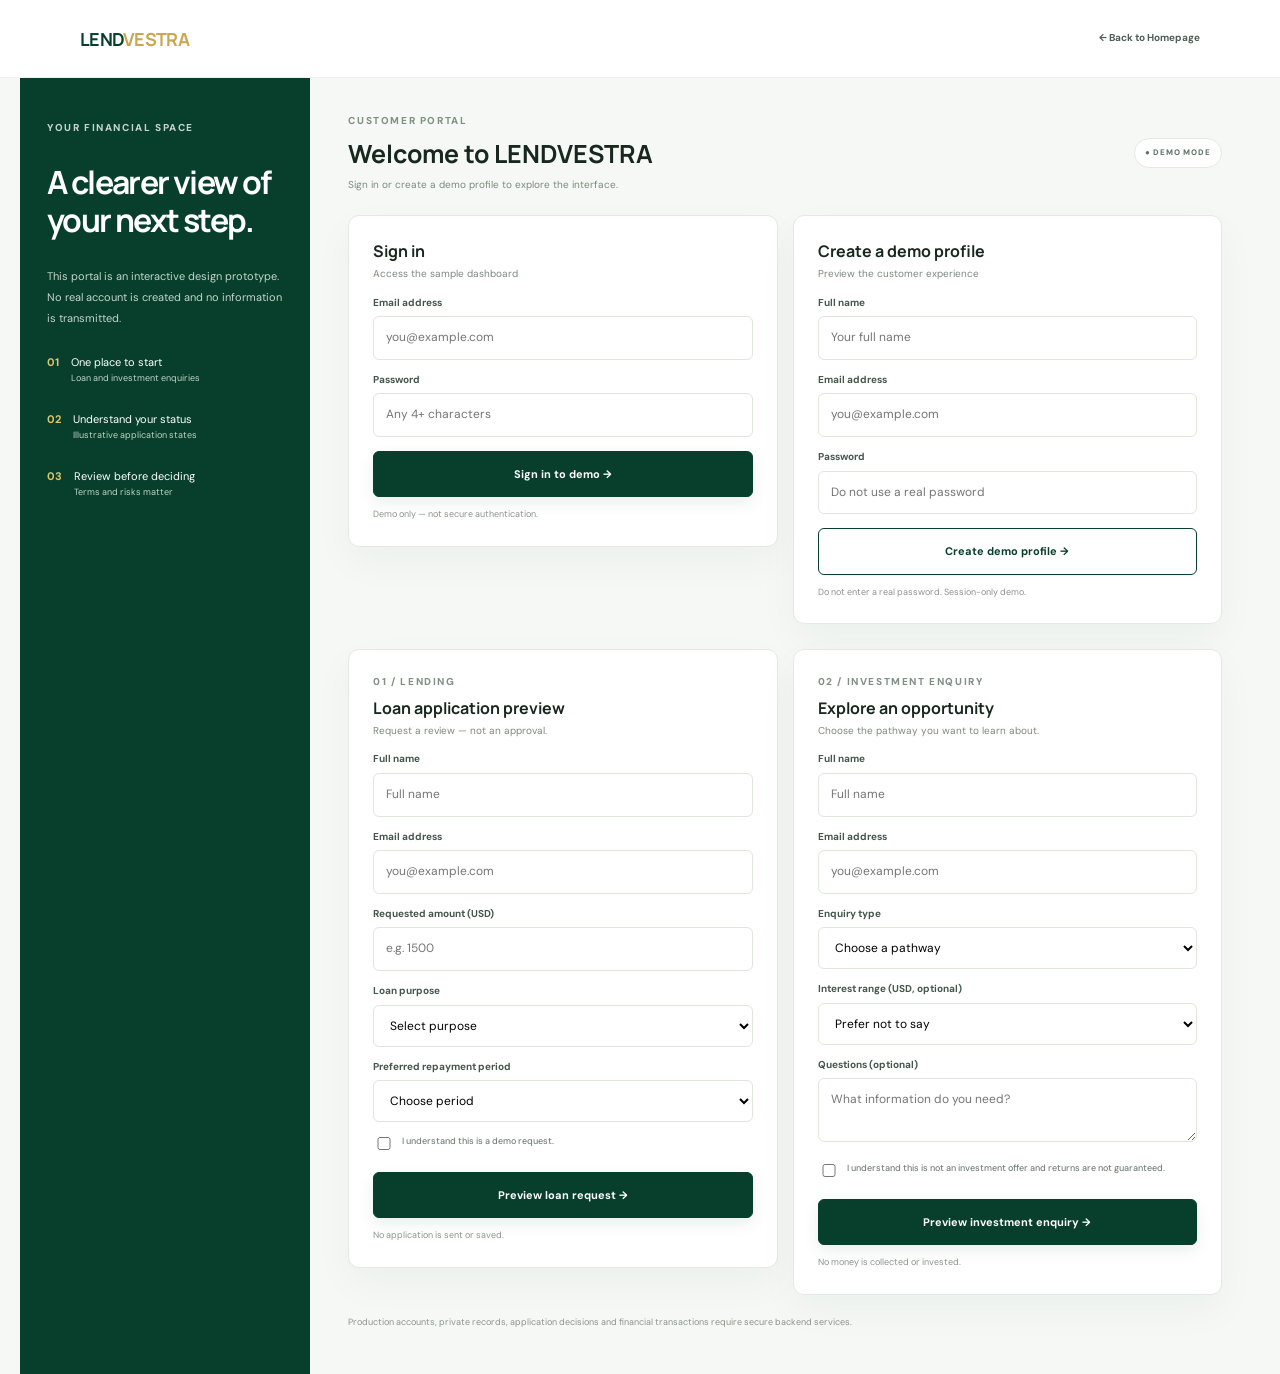
<file: Portal.html>
<!doctype html><html lang="en"><head><meta charset="utf-8"><meta name="viewport" content="width=device-width,initial-scale=1"><title>Customer Portal | LENDVESTRA</title><link rel="stylesheet" href="styles.css"></head><body class="portal"><header><a class="brand" href="index.html"><b>LEND<span>VESTRA</span></b></a><nav><a href="index.html">← Back to Homepage</a></nav></header><main class="portal-wrap"><aside><div class="eyebrow light">YOUR FINANCIAL SPACE</div><h1>A clearer view of your next step.</h1><p>This portal is an interactive design prototype. No real account is created and no information is transmitted.</p><div class="aside-row"><b>01</b><span>One place to start<small>Loan and investment enquiries</small></span></div><div class="aside-row"><b>02</b><span>Understand your status<small>Illustrative application states</small></span></div><div class="aside-row"><b>03</b><span>Review before deciding<small>Terms and risks matter</small></span></div></aside><section class="portal-main"><div class="portal-heading"><div><div class="eyebrow">CUSTOMER PORTAL</div><h2 id="welcome">Welcome to LENDVESTRA</h2><p id="subtitle">Sign in or create a demo profile to explore the interface.</p></div><span class="pill">● DEMO MODE</span></div><div class="two-col"><form class="panel" id="login"><h3>Sign in</h3><p>Access the sample dashboard</p><label>Email address</label><input type="email" id="loginEmail" required placeholder="you@example.com"><label>Password</label><input type="password" required minlength="4" placeholder="Any 4+ characters"><button class="button full">Sign in to demo →</button><small>Demo only — not secure authentication.</small></form><form class="panel" id="register"><h3>Create a demo profile</h3><p>Preview the customer experience</p><label>Full name</label><input id="regName" required placeholder="Your full name"><label>Email address</label><input type="email" id="regEmail" required placeholder="you@example.com"><label>Password</label><input type="password" required minlength="4" placeholder="Do not use a real password"><button class="button outline full">Create demo profile →</button><small>Do not enter a real password. Session-only demo.</small></form></div><section class="dashboard" id="dashboard" hidden><div class="dashhead"><h3>Welcome, <span id="dashName">there</span>.</h3><button class="button outline" id="signout">Exit demo</button></div><div class="metrics"><div><small>Loan requests</small><b id="loanCount">0</b></div><div><small>Investment enquiries</small><b id="investCount">0</b></div><div><small>Account status</small><b>Preview</b></div></div><div class="panel"><h3>Your demo activity</h3><div id="activity"><p>No activity yet. Use one of the forms below.</p></div></div></section><div class="two-col request-grid"><form class="panel request" id="loan" data-kind="loan"><div class="eyebrow">01 / LENDING</div><h3>Loan application preview</h3><p>Request a review — not an approval.</p><label>Full name</label><input name="name" required placeholder="Full name"><label>Email address</label><input name="email" type="email" required placeholder="you@example.com"><label>Requested amount (USD)</label><input name="amount" type="number" min="1" required placeholder="e.g. 1500"><label>Loan purpose</label><select name="purpose" required><option value="">Select purpose</option><option>Personal expenses</option><option>Business growth</option><option>Education</option><option>Equipment</option><option>Other</option></select><label>Preferred repayment period</label><select name="term" required><option value="">Choose period</option><option>3 months</option><option>6 months</option><option>12 months</option><option>24 months</option></select><label class="check"><input type="checkbox" required> I understand this is a demo request.</label><button class="button full">Preview loan request →</button><small>No application is sent or saved.</small></form><form class="panel request" id="invest" data-kind="invest"><div class="eyebrow">02 / INVESTMENT ENQUIRY</div><h3>Explore an opportunity</h3><p>Choose the pathway you want to learn about.</p><label>Full name</label><input name="name" required placeholder="Full name"><label>Email address</label><input name="email" type="email" required placeholder="you@example.com"><label>Enquiry type</label><select name="pathway" required><option value="">Choose a pathway</option><option>Investment in LENDVESTRA</option><option>Funding loans to borrowers</option></select><label>Interest range (USD, optional)</label><select name="range"><option value="">Prefer not to say</option><option>Under $1,000</option><option>$1,000–$5,000</option><option>$5,000–$10,000</option><option>$10,000+</option></select><label>Questions (optional)</label><textarea name="message" rows="2" placeholder="What information do you need?"></textarea><label class="check"><input type="checkbox" required> I understand this is not an investment offer and returns are not guaranteed.</label><button class="button full">Preview investment enquiry →</button><small>No money is collected or invested.</small></form></div><p class="footnote">Production accounts, private records, application decisions and financial transactions require secure backend services.</p></section></main><div id="toast" role="status"></div><script src="portal.js"></script></body></html>
</file>
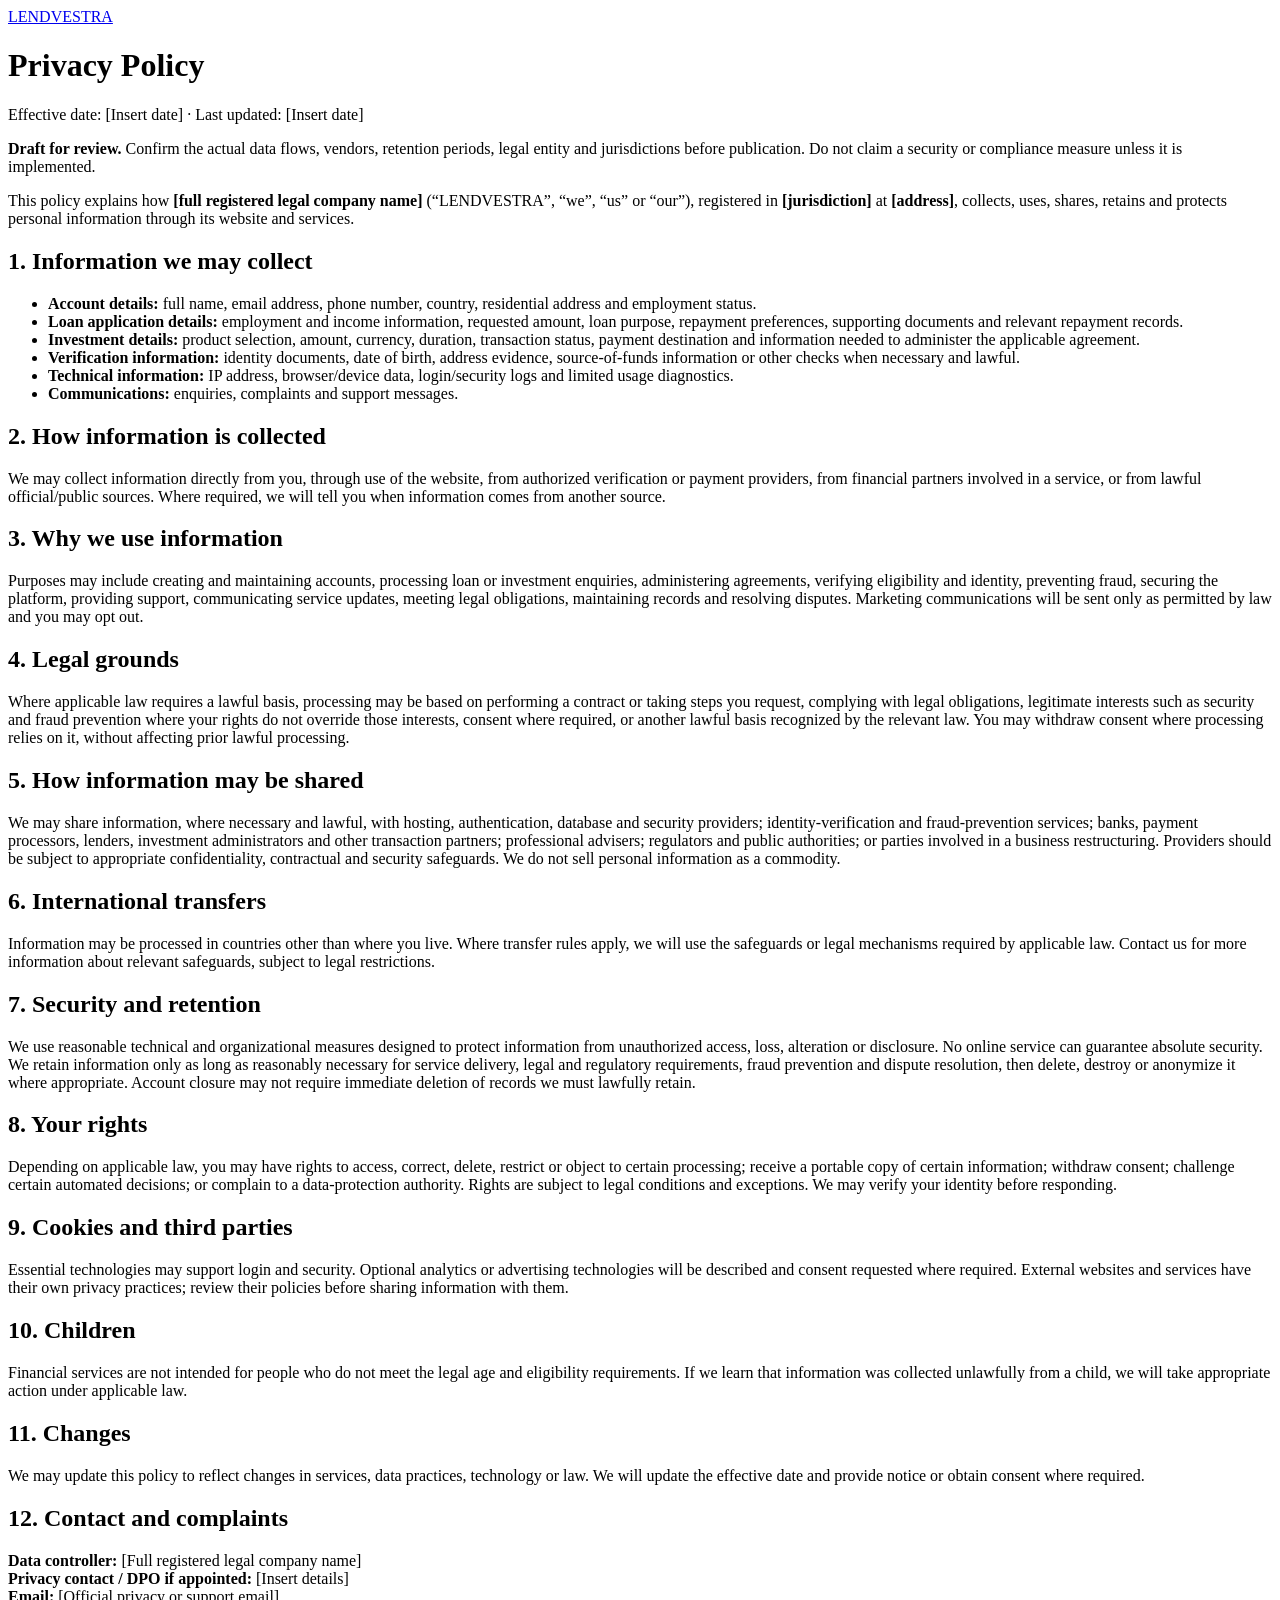
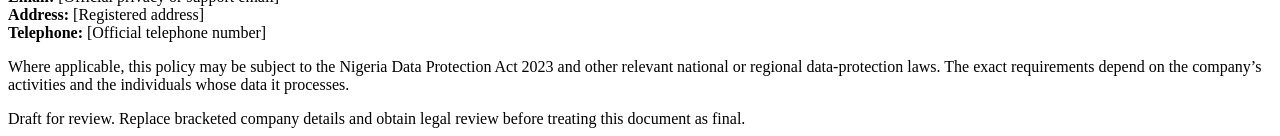
<file: privacy.html>
<!doctype html><html lang="en"><head><meta charset="utf-8"><meta name="viewport" content="width=device-width,initial-scale=1"><meta name="theme-color" content="#103d2d"><title>Privacy Policy | LENDVESTRA</title></head><body data-page="privacy"><header><a href="index.html">LENDVESTRA</a></header><main><h1>Privacy Policy</h1><p class="meta">Effective date: [Insert date] · Last updated: [Insert date]</p><p class="notice"><strong>Draft for review.</strong> Confirm the actual data flows, vendors, retention periods, legal entity and jurisdictions before publication. Do not claim a security or compliance measure unless it is implemented.</p><p>This policy explains how <strong>[full registered legal company name]</strong> (“LENDVESTRA”, “we”, “us” or “our”), registered in <strong>[jurisdiction]</strong> at <strong>[address]</strong>, collects, uses, shares, retains and protects personal information through its website and services.</p><h2>1. Information we may collect</h2><ul><li><strong>Account details:</strong> full name, email address, phone number, country, residential address and employment status.</li><li><strong>Loan application details:</strong> employment and income information, requested amount, loan purpose, repayment preferences, supporting documents and relevant repayment records.</li><li><strong>Investment details:</strong> product selection, amount, currency, duration, transaction status, payment destination and information needed to administer the applicable agreement.</li><li><strong>Verification information:</strong> identity documents, date of birth, address evidence, source-of-funds information or other checks when necessary and lawful.</li><li><strong>Technical information:</strong> IP address, browser/device data, login/security logs and limited usage diagnostics.</li><li><strong>Communications:</strong> enquiries, complaints and support messages.</li></ul><h2>2. How information is collected</h2><p>We may collect information directly from you, through use of the website, from authorized verification or payment providers, from financial partners involved in a service, or from lawful official/public sources. Where required, we will tell you when information comes from another source.</p><h2>3. Why we use information</h2><p>Purposes may include creating and maintaining accounts, processing loan or investment enquiries, administering agreements, verifying eligibility and identity, preventing fraud, securing the platform, providing support, communicating service updates, meeting legal obligations, maintaining records and resolving disputes. Marketing communications will be sent only as permitted by law and you may opt out.</p><h2>4. Legal grounds</h2><p>Where applicable law requires a lawful basis, processing may be based on performing a contract or taking steps you request, complying with legal obligations, legitimate interests such as security and fraud prevention where your rights do not override those interests, consent where required, or another lawful basis recognized by the relevant law. You may withdraw consent where processing relies on it, without affecting prior lawful processing.</p><h2>5. How information may be shared</h2><p>We may share information, where necessary and lawful, with hosting, authentication, database and security providers; identity-verification and fraud-prevention services; banks, payment processors, lenders, investment administrators and other transaction partners; professional advisers; regulators and public authorities; or parties involved in a business restructuring. Providers should be subject to appropriate confidentiality, contractual and security safeguards. We do not sell personal information as a commodity.</p><h2>6. International transfers</h2><p>Information may be processed in countries other than where you live. Where transfer rules apply, we will use the safeguards or legal mechanisms required by applicable law. Contact us for more information about relevant safeguards, subject to legal restrictions.</p><h2>7. Security and retention</h2><p>We use reasonable technical and organizational measures designed to protect information from unauthorized access, loss, alteration or disclosure. No online service can guarantee absolute security. We retain information only as long as reasonably necessary for service delivery, legal and regulatory requirements, fraud prevention and dispute resolution, then delete, destroy or anonymize it where appropriate. Account closure may not require immediate deletion of records we must lawfully retain.</p><h2>8. Your rights</h2><p>Depending on applicable law, you may have rights to access, correct, delete, restrict or object to certain processing; receive a portable copy of certain information; withdraw consent; challenge certain automated decisions; or complain to a data-protection authority. Rights are subject to legal conditions and exceptions. We may verify your identity before responding.</p><h2>9. Cookies and third parties</h2><p>Essential technologies may support login and security. Optional analytics or advertising technologies will be described and consent requested where required. External websites and services have their own privacy practices; review their policies before sharing information with them.</p><h2>10. Children</h2><p>Financial services are not intended for people who do not meet the legal age and eligibility requirements. If we learn that information was collected unlawfully from a child, we will take appropriate action under applicable law.</p><h2>11. Changes</h2><p>We may update this policy to reflect changes in services, data practices, technology or law. We will update the effective date and provide notice or obtain consent where required.</p><h2>12. Contact and complaints</h2><p><strong>Data controller:</strong> [Full registered legal company name]<br><strong>Privacy contact / DPO if appointed:</strong> [Insert details]<br><strong>Email:</strong> [Official privacy or support email]<br><strong>Address:</strong> [Registered address]<br><strong>Telephone:</strong> [Official telephone number]</p><p>Where applicable, this policy may be subject to the Nigeria Data Protection Act 2023 and other relevant national or regional data-protection laws. The exact requirements depend on the company’s activities and the individuals whose data it processes.</p></main><footer>Draft for review. Replace bracketed company details and obtain legal review before treating this document as final.</footer></body></html>
</file>
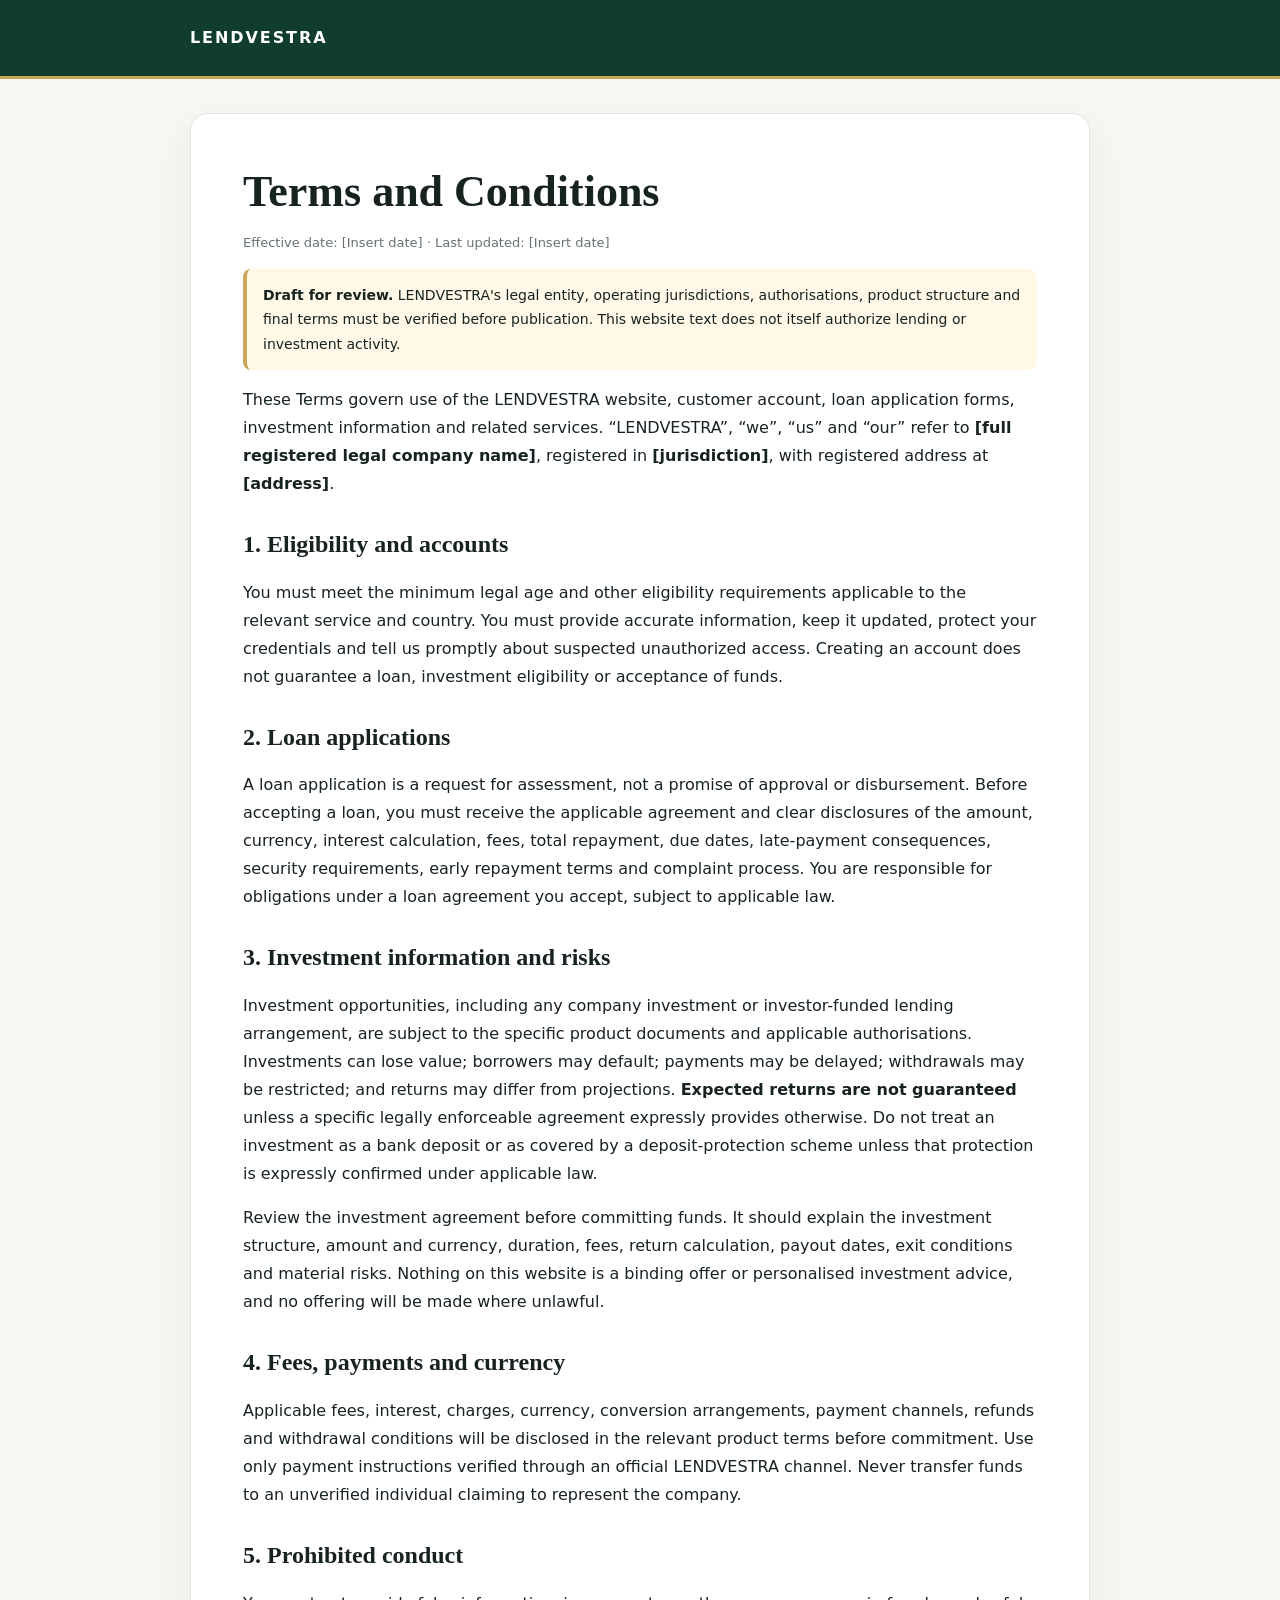
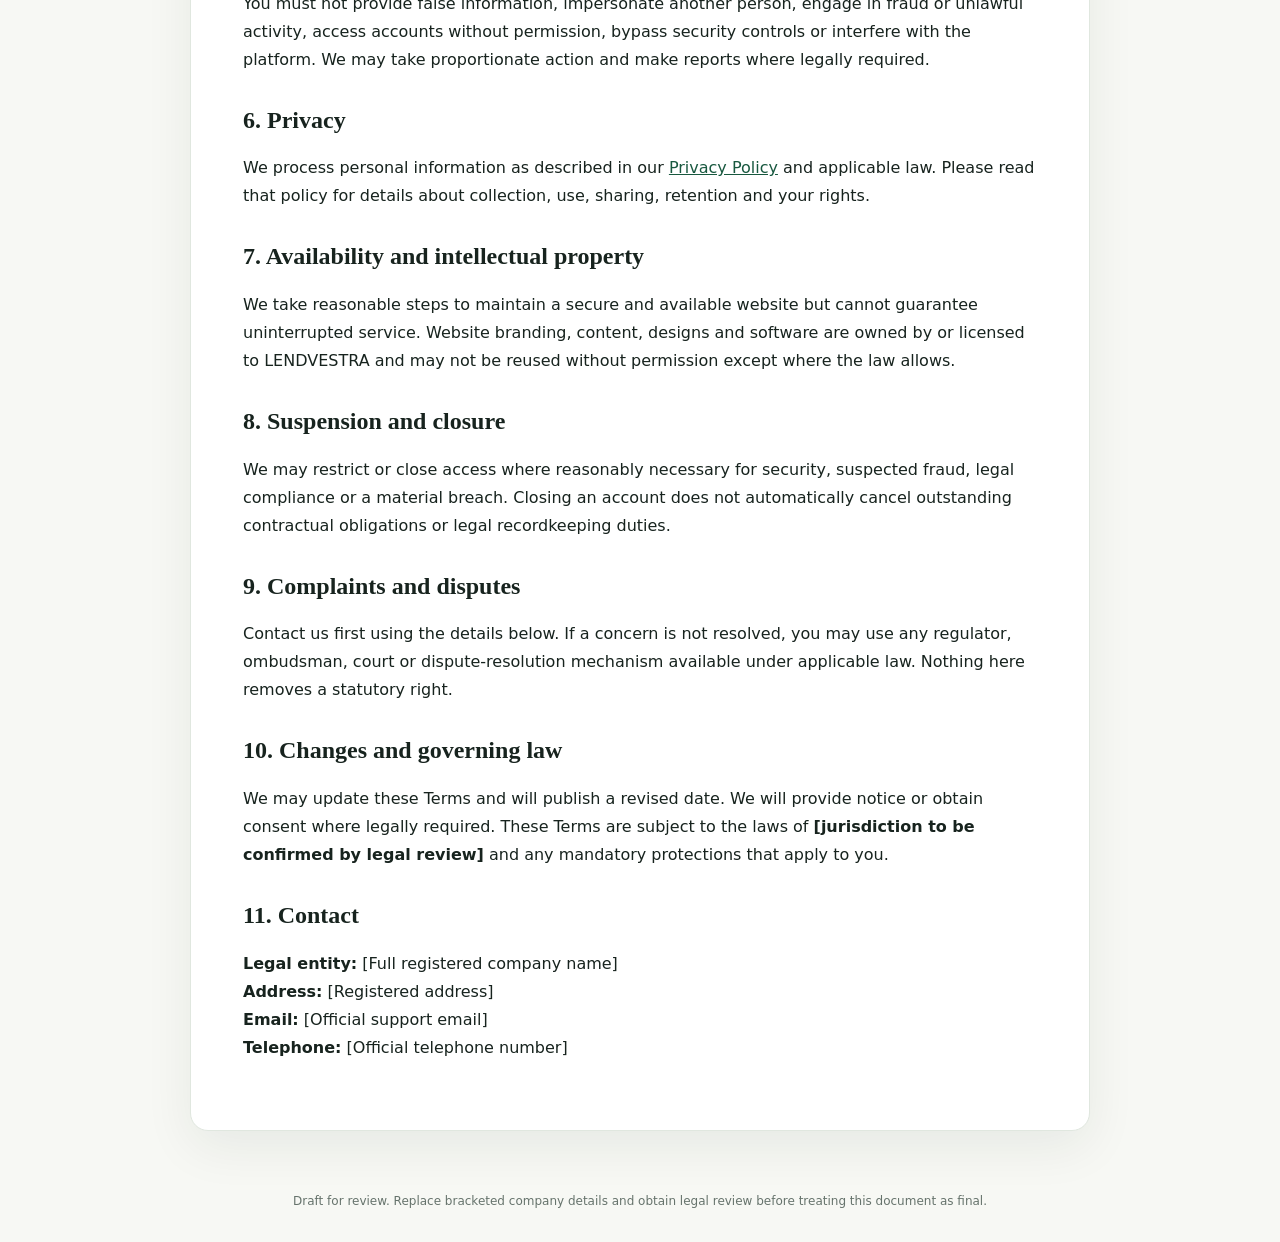
<file: terms.html>
<!doctype html><html lang="en"><head><meta charset="utf-8"><meta name="viewport" content="width=device-width,initial-scale=1"><meta name="theme-color" content="#103d2d"><title>Terms and Conditions | LENDVESTRA</title>  <link rel="stylesheet" href="style.css">
</head><body data-page="terms"><header><a href="index.html">LENDVESTRA</a></header><main><h1>Terms and Conditions</h1><p class="meta">Effective date: [Insert date] · Last updated: [Insert date]</p><p class="notice"><strong>Draft for review.</strong> LENDVESTRA's legal entity, operating jurisdictions, authorisations, product structure and final terms must be verified before publication. This website text does not itself authorize lending or investment activity.</p><p>These Terms govern use of the LENDVESTRA website, customer account, loan application forms, investment information and related services. “LENDVESTRA”, “we”, “us” and “our” refer to <strong>[full registered legal company name]</strong>, registered in <strong>[jurisdiction]</strong>, with registered address at <strong>[address]</strong>.</p><h2>1. Eligibility and accounts</h2><p>You must meet the minimum legal age and other eligibility requirements applicable to the relevant service and country. You must provide accurate information, keep it updated, protect your credentials and tell us promptly about suspected unauthorized access. Creating an account does not guarantee a loan, investment eligibility or acceptance of funds.</p><h2>2. Loan applications</h2><p>A loan application is a request for assessment, not a promise of approval or disbursement. Before accepting a loan, you must receive the applicable agreement and clear disclosures of the amount, currency, interest calculation, fees, total repayment, due dates, late-payment consequences, security requirements, early repayment terms and complaint process. You are responsible for obligations under a loan agreement you accept, subject to applicable law.</p><h2>3. Investment information and risks</h2><p>Investment opportunities, including any company investment or investor-funded lending arrangement, are subject to the specific product documents and applicable authorisations. Investments can lose value; borrowers may default; payments may be delayed; withdrawals may be restricted; and returns may differ from projections. <strong>Expected returns are not guaranteed</strong> unless a specific legally enforceable agreement expressly provides otherwise. Do not treat an investment as a bank deposit or as covered by a deposit-protection scheme unless that protection is expressly confirmed under applicable law.</p><p>Review the investment agreement before committing funds. It should explain the investment structure, amount and currency, duration, fees, return calculation, payout dates, exit conditions and material risks. Nothing on this website is a binding offer or personalised investment advice, and no offering will be made where unlawful.</p><h2>4. Fees, payments and currency</h2><p>Applicable fees, interest, charges, currency, conversion arrangements, payment channels, refunds and withdrawal conditions will be disclosed in the relevant product terms before commitment. Use only payment instructions verified through an official LENDVESTRA channel. Never transfer funds to an unverified individual claiming to represent the company.</p><h2>5. Prohibited conduct</h2><p>You must not provide false information, impersonate another person, engage in fraud or unlawful activity, access accounts without permission, bypass security controls or interfere with the platform. We may take proportionate action and make reports where legally required.</p><h2>6. Privacy</h2><p>We process personal information as described in our <a href="privacy.html">Privacy Policy</a> and applicable law. Please read that policy for details about collection, use, sharing, retention and your rights.</p><h2>7. Availability and intellectual property</h2><p>We take reasonable steps to maintain a secure and available website but cannot guarantee uninterrupted service. Website branding, content, designs and software are owned by or licensed to LENDVESTRA and may not be reused without permission except where the law allows.</p><h2>8. Suspension and closure</h2><p>We may restrict or close access where reasonably necessary for security, suspected fraud, legal compliance or a material breach. Closing an account does not automatically cancel outstanding contractual obligations or legal recordkeeping duties.</p><h2>9. Complaints and disputes</h2><p>Contact us first using the details below. If a concern is not resolved, you may use any regulator, ombudsman, court or dispute-resolution mechanism available under applicable law. Nothing here removes a statutory right.</p><h2>10. Changes and governing law</h2><p>We may update these Terms and will publish a revised date. We will provide notice or obtain consent where legally required. These Terms are subject to the laws of <strong>[jurisdiction to be confirmed by legal review]</strong> and any mandatory protections that apply to you.</p><h2>11. Contact</h2><p><strong>Legal entity:</strong> [Full registered company name]<br><strong>Address:</strong> [Registered address]<br><strong>Email:</strong> [Official support email]<br><strong>Telephone:</strong> [Official telephone number]</p></main><footer>Draft for review. Replace bracketed company details and obtain legal review before treating this document as final.</footer>  <script src="script.js"></script>
</body></html>
</file>
<file: styles.css>
@import url('https://fonts.googleapis.com/css2?family=DM+Sans:wght@400;500;600;700&family=Manrope:wght@400;500;600;700;800&display=swap');:root{--g:#073f2c;--g2:#0d5a3d;--gold:#c9a64f;--ink:#18281f;--muted:#718076;--line:#e4eae3}*{box-sizing:border-box}html{scroll-behavior:smooth;scroll-padding-top:90px}body{margin:0;color:var(--ink);font:14px 'DM Sans',sans-serif;line-height:1.65}a{text-decoration:none;color:inherit}button,input,select,textarea{font:inherit}.wrap{width:min(1120px,calc(100% - 44px));margin:auto}.topline{background:var(--g);color:#e3ece5;padding:8px max(22px,calc((100% - 1120px)/2));font-size:10px;letter-spacing:.08em}.topline span{float:right;color:#c3d3c7}header{height:78px;padding:0 max(22px,calc((100% - 1120px)/2));display:flex;align-items:center;justify-content:space-between;border-bottom:1px solid #edf0ec;background:white;position:sticky;top:0;z-index:9}.brand{display:flex;align-items:center;gap:8px;color:var(--g);font:800 18px Manrope,sans-serif;letter-spacing:-.04em}.brand img{width:45px;height:45px;object-fit:contain}.brand span{color:var(--gold)}nav{display:flex;align-items:center;gap:24px;font-size:11px;font-weight:700;color:#4e5e53}nav a:hover{color:var(--g2)}#menu{display:none}.button{display:inline-flex;justify-content:center;align-items:center;gap:14px;border:1px solid var(--g);border-radius:6px;background:var(--g);color:white;padding:13px 18px;font-weight:700;font-size:11px;cursor:pointer;box-shadow:0 6px 15px #073f2c15}.button:hover{background:var(--g2)}.button.outline{background:white;color:var(--g);box-shadow:none}.button.small{padding:10px 13px}.button.full{width:100%;margin-top:14px}.hero{min-height:520px;display:grid;grid-template-columns:1fr 1fr;gap:45px;align-items:center;padding-block:55px}.eyebrow{font-size:10px;letter-spacing:.16em;font-weight:800;color:#809084}.hero h1,.section h2,.about h2,.contact h2{font:700 clamp(36px,4.4vw,56px)/1.14 Manrope,sans-serif;letter-spacing:-.055em;margin:18px 0}.hero h1 em,.section h2 em,.about h2 em,.contact h2 em{font-style:normal;color:var(--g2)}.lead{max-width:480px;color:var(--muted);line-height:1.95;font-size:14px}.actions{display:flex;gap:11px;flex-wrap:wrap;margin-top:26px}.assurance{font-size:10px;color:#738176;margin-top:22px}.hero-art{height:380px;position:relative;display:grid;place-items:center;background:radial-gradient(circle,#eef4ec 0,white 70%)}.chart{z-index:1;background:var(--g);color:white;border-radius:14px;padding:20px;width:min(340px,90%);box-shadow:0 22px 45px #073f2c25}.chart-title{font-weight:700;font-size:12px;display:flex;justify-content:space-between;gap:8px}.chart-title small{font-size:7px;color:#c5d4c8;letter-spacing:.1em}.chart svg{width:100%;margin-top:20px}.chart-foot{border-top:1px solid #ffffff28;padding-top:10px;font-size:8px;color:#d1ded5}.chart-foot span{float:right}.float-card{position:absolute;background:white;border:1px solid #e6ebe4;box-shadow:0 15px 38px #073f2c12;border-radius:10px;padding:17px;z-index:2}.float-card small{display:block;font-size:8px;letter-spacing:.12em;color:#7f8d82}.float-card.top{top:12px;right:0;transform:rotate(2deg);width:195px}.float-card.top h3{font:700 21px/1.25 Manrope,sans-serif;margin:13px 0}.float-card.top span{font-size:9px;color:#7c897f}.float-card.bottom{left:0;bottom:12px;display:flex;align-items:center;gap:10px;width:190px;transform:rotate(-2deg)}.coin{width:38px;height:38px;display:grid;place-items:center;border-radius:50%;background:#f4edda;color:#a48124;font-size:20px}.float-card.bottom b{color:var(--g);font-size:12px}.float-card.bottom strong{margin-left:auto;color:var(--g)}.trust{background:#f7f9f6;border-block:1px solid #edf0ec}.trust-grid{display:grid;grid-template-columns:repeat(4,1fr);gap:20px;padding-block:23px}.trust-grid div{font-size:11px}.trust-grid b,.trust-grid small{display:block}.trust-grid small{font-size:9px;color:#7d897f;margin-top:3px}.section{padding-block:90px}.section-head{display:flex;align-items:flex-end;justify-content:space-between;gap:30px;margin-bottom:32px}.section-head h2,.about h2,.contact h2{font-size:clamp(31px,3.5vw,43px);margin:12px 0 0}.section-head>p{max-width:370px;color:var(--muted);font-size:12px;line-height:1.9}.cards{display:grid;grid-template-columns:1fr 1fr;gap:18px}.service{padding:29px 30px;border:1px solid var(--line);border-radius:12px;position:relative;overflow:hidden}.loan{background:linear-gradient(135deg,#f5faf6,white)}.invest{background:linear-gradient(135deg,#fbf8ed,white)}.icon{display:grid;place-items:center;width:43px;height:43px;border-radius:11px;background:var(--g);color:white;font-size:22px;margin-bottom:18px}.icon.gold{background:#f3ebd2;color:#9f7c20}.service>small{display:block;color:#8b968c;font-size:9px;letter-spacing:.13em;font-weight:800}.service h3{font:700 23px Manrope,sans-serif;letter-spacing:-.04em;margin:8px 0}.service p,.service li{font-size:11px;color:#728076;line-height:1.9}.service ul{padding-left:17px;margin:15px 0}.text-link{font-size:11px;color:var(--g);font-weight:800}.gold-link{color:#99751f}.micro{font-size:10px;color:#89948b;margin-top:16px}.how{background:var(--g);color:white;padding:80px 0}.light{color:#c4d4c8}.how .section-head h2{font:700 clamp(31px,3.5vw,43px) Manrope,sans-serif;margin:12px 0}.how h2 em{color:#dfc36b;font-style:normal}.how .section-head>p{color:#c2d3c7}.steps{display:grid;grid-template-columns:repeat(4,1fr);gap:18px}.steps article{border-top:1px solid #ffffff3b;padding:18px 12px 0 0;position:relative}.steps article>small{float:right;color:#9fb5a6}.steps article>span{display:grid;place-items:center;width:40px;height:40px;border:1px solid #ffffff3c;border-radius:10px;color:#e1c66c;font-size:20px}.steps h3{font:700 14px Manrope,sans-serif;margin:17px 0 8px}.steps p{font-size:10px;color:#c5d6ca;line-height:1.9}.about{padding-block:95px;display:grid;grid-template-columns:.9fr 1.1fr;gap:75px;align-items:center}.emblem{height:330px;border-radius:15px;background:#f4f7f2;display:grid;place-items:center;position:relative;overflow:hidden}.ring{width:235px;height:235px;border:1px solid #d9e2d6;border-radius:50%;box-shadow:0 0 0 35px #ffffff80,0 0 0 70px #ffffff60;position:absolute}.monogram{position:relative;width:130px;height:130px;background:var(--g);border-radius:30px;display:grid;place-items:center;font:120px Georgia,serif;color:white;transform:rotate(-7deg);box-shadow:0 20px 40px #073f2c24}.monogram span{position:absolute;right:-14px;top:0;background:var(--gold);border:4px solid #f4f7f2;border-radius:50%;font:22px Arial;width:43px;height:43px;display:grid;place-items:center}.emblem>small{position:absolute;bottom:24px;font-size:9px;letter-spacing:.16em;font-weight:800;color:#69796d}.about p,.contact p{font-size:12px;color:#738076;line-height:2}.principles{display:grid;grid-template-columns:repeat(3,1fr);padding:19px 0;border-block:1px solid var(--line);margin:22px 0}.principles div{padding-left:12px;border-left:1px solid var(--line)}.principles div:first-child{padding-left:0;border:0}.principles small,.principles b,.principles span{display:block}.principles small{color:var(--gold);font-size:9px}.principles b{font-size:11px}.principles span{font-size:8px;color:#849087}.disclosure{background:#f7f8f4;padding:25px 0}.disclosure b{font-size:12px}.disclosure p{font-size:10px;color:#738076;line-height:1.9;margin-bottom:0}.faq{max-width:930px}.faq details{border-top:1px solid var(--line);padding:17px 3px}.faq details:last-child{border-bottom:1px solid var(--line)}summary{cursor:pointer;font-size:12px;font-weight:700;display:flex;justify-content:space-between;gap:15px;list-style:none}summary::-webkit-details-marker{display:none}summary b{font-size:18px;color:var(--gold);font-weight:400}.faq details p{font-size:11px;color:#758177;max-width:750px}.contact{background:#f6f8f5;padding:75px 0}.contact-grid{display:grid;grid-template-columns:1fr .8fr;gap:75px;align-items:center}.contact ul{padding:0;list-style:none;font-size:11px;color:#56665a;line-height:2.5}.contact form,.panel{background:white;border:1px solid var(--line);border-radius:11px;padding:24px;box-shadow:0 15px 40px #073f2c0a}label{display:block;font-size:10px;font-weight:700;margin:12px 0 5px;color:#45564a}input,select,textarea{width:100%;padding:11px 12px;border:1px solid #dfe6de;border-radius:6px;font-size:12px;background:white;outline:none}input:focus,select:focus,textarea:focus{border-color:#5a8c6a}form>small{display:block;color:#8a958b;font-size:9px;margin-top:10px}.contact form>small{line-height:1.7}footer{background:#062f22;color:#dce9df;padding-top:30px}.footer-top{display:grid;grid-template-columns:1fr 1fr 2fr;align-items:center;gap:20px;padding-bottom:25px}.footer-top .brand{color:white}.footer-top p{font-size:10px;color:#b6c9bb}.footer-top>div{display:flex;gap:15px;flex-wrap:wrap;justify-content:flex-end;font-size:9px}.footer-bottom{border-top:1px solid #ffffff24;padding:15px 0;font-size:9px;color:#9fb4a5}.footer-bottom small{float:right}.portal{background:#f5f8f4}.portal header,.admin header{position:relative}.portal-wrap{display:grid;grid-template-columns:290px 1fr;max-width:1240px;margin:auto;min-height:calc(100vh - 78px)}.portal aside{background:var(--g);color:white;padding:42px 27px}.portal aside h1{font:700 32px/1.2 Manrope,sans-serif;letter-spacing:-.05em}.portal aside>p{font-size:11px;color:#c5d5ca;line-height:1.9}.aside-row{display:flex;gap:12px;margin-top:24px;font-size:11px}.aside-row>b{color:#e0c66c}.aside-row small{display:block;color:#c1d3c7;font-size:9px}.portal-main{padding:35px clamp(17px,3vw,45px);min-width:0}.portal-heading,.dashhead,.row-between{display:flex;align-items:center;justify-content:space-between;gap:15px}.portal-heading h2{font:700 25px Manrope,sans-serif;margin:6px 0}.portal-heading p,.panel>p,.row-between p{font-size:10px;color:#7c897f;margin:0}.pill{font-size:8px;letter-spacing:.1em;font-weight:800;background:#fff;border:1px solid var(--line);border-radius:20px;padding:7px 10px;color:#607367;white-space:nowrap}.two-col{display:grid;grid-template-columns:1fr 1fr;gap:15px;margin-top:22px;align-items:start}.panel h3{font:700 16px Manrope,sans-serif;margin:0 0 4px}.panel>p{margin-bottom:10px}.dashboard{margin-top:22px}.dashhead h3{font:700 20px Manrope,sans-serif}.dashhead h3 span{color:var(--g2)}.metrics{display:grid;grid-template-columns:repeat(3,1fr);gap:10px;margin:15px 0}.metrics div{background:white;border:1px solid var(--line);padding:13px;border-radius:8px}.metrics small,.metrics b{display:block}.metrics small{font-size:9px;color:#7b887f}.metrics b{font:700 22px Manrope,sans-serif;color:var(--g)}.request-grid{margin-top:25px}.request .eyebrow{margin-bottom:6px}.check{display:flex;gap:8px;align-items:flex-start;font-weight:500;font-size:9px;color:#738076}.check input{width:14px;margin-top:3px;flex-shrink:0}.activity-row{display:flex;justify-content:space-between;gap:12px;border-top:1px solid var(--line);padding:12px 0;font-size:10px}.activity-row b,.activity-row small{display:block}.activity-row small{color:#7d897f;margin-top:3px}.activity-row>span{font-size:9px;color:#9b7c26}.footnote{font-size:9px;color:#89948b;margin-top:20px}.portal #toast{position:fixed;bottom:18px;left:50%;transform:translate(-50%,20px);opacity:0;background:var(--g);color:white;padding:12px 17px;border-radius:7px;font-size:10px;transition:.2s;max-width:90%;z-index:30}.portal #toast.show{opacity:1;transform:translate(-50%,0)}[hidden]{display:none!important}.admin{background:#f5f7f4}.admin-wrap{display:grid;grid-template-columns:190px 1fr;min-height:calc(100vh - 78px)}.sidebar{background:white;border-right:1px solid var(--line);padding:25px 13px;display:flex;flex-direction:column;gap:7px}.sidebar>b{font-size:9px;color:#929d94;letter-spacing:.15em;padding:10px}.sidebar>a{padding:10px;border-radius:6px;font-size:10px;color:#65746a}.sidebar>a.active{background:#e8f1e9;color:var(--g);font-weight:800}.side-user{margin-top:auto;border-top:1px solid var(--line);padding-top:15px;font-size:10px;display:flex;gap:10px;align-items:center;color:var(--g)}.side-user>span{display:flex;flex-direction:column}.side-user small{color:#879188}.admin-main{padding:30px clamp(15px,3vw,35px);min-width:0}.admin-heading h1{font:700 27px Manrope,sans-serif;margin:5px 0}.admin-heading p,.admin-grid p,.customers>p{font-size:10px;color:#7b887e;margin:0}.warning{background:#fbf7e9;border:1px solid #eadfb8;border-radius:7px;padding:13px;margin:17px 0;font-size:10px;color:#7b6833;line-height:1.7}.admin-metrics{display:grid;grid-template-columns:repeat(4,1fr);gap:11px}.admin-metrics article{background:white;border:1px solid var(--line);border-radius:8px;padding:15px}.admin-metrics small,.admin-metrics span{display:block;font-size:9px;color:#7c897f}.admin-metrics b{display:block;font:700 26px Manrope,sans-serif;color:var(--g);margin:8px 0}.admin-grid{display:grid;grid-template-columns:1.5fr 1fr;gap:13px;margin-top:15px}.admin-grid .panel{padding:17px 14px;min-width:0}.row-between select{width:auto;max-width:130px;padding:8px;font-size:9px}.table-scroll{overflow-x:auto;margin-top:14px}table{border-collapse:collapse;width:100%;text-align:left;white-space:nowrap}th{font-size:8px;color:#929d94;letter-spacing:.08em;padding:10px 7px;border-bottom:1px solid var(--line)}td{font-size:9px;color:#66756b;padding:12px 7px;border-bottom:1px solid #edf1ec}td b,td small{display:block}td b{color:#334238}td small{font-size:8px;color:#8a958c}.status{padding:4px 7px;border-radius:20px;font-size:8px}.review{background:#f8f0d9;color:#93721c}.approved{background:#e4f2e7;color:#287447}.info{background:#e9eef8;color:#4967a0}.split{display:flex;align-items:center;gap:9px;padding:14px 0;border-bottom:1px solid var(--line)}.round{width:32px;height:32px;display:grid;place-items:center;border-radius:8px;background:#e7f0e8;color:var(--g);font:700 17px Georgia}.round.gold{background:#f4edd8;color:#9e7b20}.split div{flex:1}.split b,.split small{display:block}.split b{font-size:9px}.split small{font-size:8px;color:#849087}.split strong{font:700 18px Manrope;color:var(--g)}.risk{background:#f7f8f4;border-radius:6px;padding:10px;margin-top:13px;font-size:9px}.risk p{margin:3px 0 0}.customers{margin-top:15px}.customer{display:flex;align-items:center;gap:10px;padding:11px 0;border-top:1px solid var(--line);font-size:9px}.customer>span{width:30px;height:30px;border-radius:50%;background:#e7f0e8;color:var(--g);display:grid;place-items:center;font-weight:800}.customer div{flex:1}.customer small{display:block;color:#859087}.customer time{color:#859087}.admin .footnote{text-align:center}@media(max-width:800px){header{height:68px}.brand img{width:38px;height:38px}#menu{display:block;background:none;border:0;font-size:23px;color:var(--g)}nav{display:none;position:absolute;top:67px;left:0;right:0;background:white;padding:15px 22px;box-shadow:0 15px 25px #073f2c13;flex-direction:column;align-items:stretch;gap:12px}nav.open{display:flex}.hero{grid-template-columns:1fr;padding-top:45px;gap:10px}.hero h1{font-size:42px}.hero-art{height:340px}.trust-grid{grid-template-columns:1fr 1fr}.section{padding-block:65px}.section-head{display:block}.section-head>p{margin-top:13px}.cards{grid-template-columns:1fr}.steps{grid-template-columns:1fr 1fr;gap:24px 15px}.about{grid-template-columns:1fr;gap:35px;padding-block:65px}.emblem{height:280px}.contact-grid{grid-template-columns:1fr;gap:25px}.footer-top{grid-template-columns:1fr 1fr}.footer-top>div{grid-column:1/-1;justify-content:flex-start}.footer-bottom small{float:none;display:block;margin-top:5px}.portal-wrap{grid-template-columns:1fr}.portal aside{padding:27px 22px}.portal aside h1{font-size:28px;max-width:360px}.portal aside>p{max-width:450px}.portal-main{padding:26px 15px}.admin-wrap{grid-template-columns:1fr}.sidebar{display:none}.admin-grid{grid-template-columns:1fr}.admin-metrics{grid-template-columns:1fr 1fr}}@media(max-width:520px){.topline{padding:7px 13px;font-size:8px}.topline span{display:none}.hero h1{font-size:37px}.hero-art{transform:scale(.92);margin:0 -15px}.actions .button{flex:1;padding:12px 11px;font-size:10px}.trust-grid{gap:15px 8px}.trust-grid b{font-size:10px}.trust-grid small{font-size:8px}.section-head h2,.about h2,.contact h2{font-size:33px}.steps h3{font-size:12px}.steps p{font-size:9px}.principles{gap:5px}.principles div{padding-left:7px}.principles b{font-size:10px}.principles span{font-size:7px}.two-col{grid-template-columns:1fr}.portal-heading{align-items:flex-start}.portal-heading h2{font-size:21px}.metrics{grid-template-columns:1fr}.metrics div{display:flex;justify-content:space-between;align-items:center}.metrics b{margin:0}.admin-heading h1{font-size:23px}.admin-metrics article{padding:11px}.admin-metrics b{font-size:23px}.row-between{align-items:flex-start;flex-direction:column}.row-between select{max-width:none;width:100%}.customer time{font-size:8px}.footer-top{grid-template-columns:1fr}.footer-top p{margin:0}.footer-top>div{grid-column:auto}.footer-bottom{font-size:8px}}
/* LENDVESTRA logo, navigation and dedicated service pages */
.brand-logo{width:150px!important;height:58px!important;object-fit:contain!important;display:block;background:transparent}header .brand{min-width:150px}header nav{gap:15px;flex-wrap:wrap;justify-content:flex-end}header nav a{white-space:nowrap}#menu{cursor:pointer}.standalone{background:#f5f8f4;min-height:100vh}.standalone-wrap{width:min(680px,calc(100% - 32px));margin:48px auto 65px}.standalone-card{background:#fff;border:1px solid var(--line);border-radius:15px;padding:clamp(22px,5vw,42px);box-shadow:0 20px 55px #073f2c0b}.standalone-card h1{font:800 clamp(30px,5vw,42px)/1.15 Manrope,sans-serif;letter-spacing:-.05em;color:var(--g);margin:12px 0}.standalone-card .intro{color:#738076;line-height:1.8;font-size:13px}.standalone-form{margin-top:25px}.standalone-form label{margin-top:16px}.standalone-form .check{display:flex;gap:8px;align-items:flex-start}.standalone-form .check input{width:15px;margin-top:3px}.standalone-form>small,.demo-note{display:block;color:#859087;font-size:10px;line-height:1.8;margin:12px 0}.switch-link{font-size:11px;color:#718076}.switch-link a{color:var(--g);font-weight:800}.form-feedback{background:#f4f7f2;border-radius:6px;padding:12px;font-size:11px;color:var(--g);line-height:1.7}.standalone footer{margin-top:auto}@media(max-width:800px){header nav{gap:12px}header .brand-logo{width:130px!important;height:52px!important}header nav a{white-space:normal}.standalone-wrap{margin-top:25px}}@media(min-width:801px){#nav{display:flex!important;position:static;box-shadow:none;background:transparent;padding:0}header nav a{font-size:10px}}
</file>
<file: style.css>
html{scroll-behavior:smooth;scroll-padding-top:88px}

@media(max-width:600px){html{scroll-padding-top:76px}}

@scope (body:is([data-page="index"], [data-page="user"])) {
:scope{
    color-scheme:light;
    --green:#103d2d;
    --green2:#18583f;
    --gold:#c7a65b;
    --gold2:#e7d19a;
    --ink:light-dark(#17231e,#edf2ed);
    --muted:light-dark(#66736c,#a6b3ab);
    --paper:light-dark(#f8f8f3,#101713);
    --surface:light-dark(#fff,#19221c);
    --surface2:light-dark(#eff3ed,#202b24);
    --line:light-dark(#e0e7df,#334238);
    --shadow:0 18px 55px rgba(11,39,27,.09)}
*{box-sizing:border-box}:scope{margin:0;
    background:var(--paper);
    color:var(--ink);
    font:15px/1.6 Inter,ui-sans-serif,system-ui,-apple-system,BlinkMacSystemFont,"Segoe UI",sans-serif}
    button,input,select,textarea{font:inherit}button,a{touch-action:manipulation}a{color:inherit;
        text-decoration:none}
        .app{min-height:100vh;background:var(--paper)}
        .wrap{width:min(1160px,calc(100% - 40px));margin:auto}
        nav{position:sticky;top:0;z-index:20;background:light-dark(rgba(255,255,255,.92),rgba(16,23,19,.94));backdrop-filter:blur(16px);border-bottom:1px solid var(--line)}.navinner{height:76px;display:flex;align-items:center;gap:28px;justify-content:space-between}.brand-logo{display:block;width:68px;height:68px;max-height:68px;object-fit:contain;background:transparent;border-radius:0;flex-shrink:0}.footer .brand-logo{display:block;width:68px;height:68px;max-height:68px;object-fit:contain;background:transparent;border-radius:0;flex-shrink:0}@media(max-width:760px){.brand-logo{display:block;width:68px;height:68px;max-height:68px;object-fit:contain;background:transparent;border-radius:0;flex-shrink:0}.footer .brand-logo{display:block;width:68px;height:68px;max-height:68px;object-fit:contain;background:transparent;border-radius:0;flex-shrink:0}}.brand{display:flex;align-items:center;gap:11px;font-weight:850;letter-spacing:.14em;font-size:17px;white-space:nowrap}.brandmark{width:39px;height:39px;border-radius:12px;background:var(--green);color:var(--gold2);display:grid;place-items:center;font-family:Georgia,serif;font-size:23px;letter-spacing:-.08em;border:1px solid #c7a65b}.links{display:flex;gap:22px;align-items:center;color:var(--muted);font-size:13px}.links a:hover{color:var(--gold)}.actions{display:flex;gap:9px;align-items:center}.btn{border:1px solid transparent;border-radius:10px;padding:11px 16px;display:inline-flex;align-items:center;justify-content:center;gap:8px;cursor:pointer;font-weight:700;font-size:13px;transition:.2s}.btn:hover{transform:translateY(-1px)}.primary{background:var(--green);color:#fff}.gold{background:var(--gold);color:#1d2b21}.outline{border-color:var(--line);background:transparent;color:var(--ink)}.small{padding:8px 11px;font-size:12px}.themebtn{width:39px;height:39px;border:1px solid var(--line);border-radius:10px;background:var(--surface);color:var(--ink);cursor:pointer}.menu{display:none}.hero{padding:74px 0 64px;overflow:hidden;position:relative}.hero:before{content:"";position:absolute;width:500px;height:500px;border-radius:50%;right:-160px;top:-190px;background:radial-gradient(circle,rgba(199,166,91,.15),transparent 68%);pointer-events:none}.heroGrid{display:grid;grid-template-columns:1.08fr .92fr;gap:55px;align-items:center;position:relative}.eyebrow{display:inline-flex;gap:9px;align-items:center;color:var(--green2);font-size:11px;font-weight:800;letter-spacing:.15em;text-transform:uppercase}.eyebrow:before{content:"";width:25px;height:2px;background:var(--gold)}h1,h2,h3,p{margin-top:0}h1{font-family:Georgia,"Times New Roman",serif;font-size:clamp(42px,5.4vw,68px);line-height:1.05;letter-spacing:-.04em;margin:20px 0}.hig{color:var(--green2)}.hero p{max-width:530px;color:var(--muted);font-size:16px}.heroBtns{display:flex;gap:12px;flex-wrap:wrap;margin:28px 0 30px}.proof{display:flex;gap:22px;flex-wrap:wrap;color:var(--muted);font-size:12px}.proof span{display:flex;align-items:center;gap:7px}.dot{width:7px;height:7px;border-radius:50%;background:var(--gold)}.visual{background:var(--green);color:#fff;border-radius:24px;padding:25px;min-height:400px;position:relative;overflow:hidden;box-shadow:0 28px 70px rgba(16,61,45,.22)}.visual:after{content:"";position:absolute;width:290px;height:290px;border:1px solid rgba(231,209,154,.23);border-radius:50%;right:-90px;top:-80px;box-shadow:0 0 0 35px rgba(231,209,154,.04),0 0 0 70px rgba(231,209,154,.035)}.visualhead{display:flex;justify-content:space-between;align-items:center;color:#dce8dd;font-size:12px;position:relative;z-index:1}.live{border:1px solid rgba(231,209,154,.4);border-radius:20px;padding:5px 9px;color:#e7d19a;font-size:10px}.balance{margin-top:42px;position:relative;z-index:1}.balance small{color:#c6d5c9;font-size:12px}.amount{font:36px Georgia,serif;margin:6px 0 10px}.gain{font-size:11px;color:#e7d19a}.chart{height:110px;margin:15px 0 20px;position:relative;z-index:1}.chart svg{width:100%;height:100%;overflow:visible}.statrow{display:grid;grid-template-columns:repeat(3,1fr);gap:10px;position:relative;z-index:1}.stat{padding:12px;background:rgba(255,255,255,.08);border:1px solid rgba(255,255,255,.1);border-radius:12px}.stat small{display:block;color:#c6d5c9;font-size:10px}.stat strong{font-size:14px}.disclaimer{font-size:10px;color:#b6c8bc;margin-top:13px;position:relative;z-index:1}.section{padding:76px 0}.section.alt{background:var(--surface2)}.sectionhead{max-width:650px;margin-bottom:34px}.sectionhead h2{font:clamp(30px,3.5vw,42px)/1.12 Georgia,serif;letter-spacing:-.03em;margin:13px 0}.sectionhead p{color:var(--muted);margin-bottom:0}.cards{display:grid;grid-template-columns:repeat(3,1fr);gap:18px}.service{background:var(--surface);border:1px solid var(--line);border-radius:18px;padding:24px;box-shadow:var(--shadow)}.service.featured{border-top:3px solid var(--gold)}.iconbox{width:45px;height:45px;border-radius:13px;background:var(--surface2);display:grid;place-items:center;color:var(--green2);font-size:21px;margin-bottom:19px}.service h3{font-size:18px;margin-bottom:9px}.service p{font-size:13px;color:var(--muted)}.service ul{padding-left:18px;color:var(--muted);font-size:12px;margin:15px 0 22px}.service li{margin:7px 0}.textlink{font-weight:800;font-size:12px;color:var(--green2)}.steps{display:grid;grid-template-columns:repeat(4,1fr);gap:16px}.step{padding:22px 18px;border-left:1px solid var(--line)}.stepnum{font:28px Georgia,serif;color:var(--gold)}.step h3{font-size:15px;margin:8px 0}.step p{font-size:12px;color:var(--muted);margin:0}.trustgrid{display:grid;grid-template-columns:.9fr 1.1fr;gap:55px;align-items:center}.trustpanel{background:var(--green);color:white;border-radius:22px;padding:30px}.trustpanel h3{font:28px Georgia,serif}.trustpanel p{color:#d1dfd4;font-size:13px}.trustlist{display:grid;grid-template-columns:1fr 1fr;gap:20px}.trustitem{border-top:1px solid var(--line);padding-top:15px}.trustitem strong{display:block;font-size:14px;margin-bottom:6px}.trustitem p{font-size:12px;color:var(--muted);margin:0}.faq{max-width:850px}.faq details{border-bottom:1px solid var(--line);padding:17px 0}.faq summary{cursor:pointer;font-weight:750;list-style:none;display:flex;justify-content:space-between;gap:20px}.faq summary:after{content:"+";color:var(--gold);font-size:20px}.faq details[open] summary:after{content:"−"}.faq details p{color:var(--muted);font-size:13px;padding-top:12px;margin:0}.cta{background:var(--green);color:white;border-radius:24px;padding:35px;display:flex;align-items:center;justify-content:space-between;gap:25px}.cta h2{font:32px Georgia,serif;margin:0 0 7px}.cta p{color:#d1dfd4;margin:0;font-size:13px}.footer{padding:50px 0 22px;background:#eef2eb}.footgrid{display:grid;grid-template-columns:1.5fr 1fr 1fr 1fr;gap:30px}.footgrid p,.footgrid a{color:var(--muted);font-size:12px}.footgrid a{display:block;margin:8px 0}.footgrid h4{font-size:12px}.footnote{border-top:1px solid var(--line);margin-top:32px;padding-top:18px;color:var(--muted);font-size:10px;display:flex;justify-content:space-between;gap:15px;flex-wrap:wrap}.pill{display:inline-flex;border-radius:20px;padding:4px 8px;background:var(--surface2);font-size:10px;color:var(--muted)}.modal{position:fixed;inset:0;z-index:50;background:rgba(4,15,10,.7);display:none;align-items:center;justify-content:center;padding:18px}.modal.open{display:flex}.modalbox{width:min(650px,100%);max-height:92vh;overflow:auto;background:var(--surface);border:1px solid var(--line);border-radius:20px;padding:26px;box-shadow:0 30px 90px #0005}.modalhead{display:flex;justify-content:space-between;gap:20px;align-items:start}.modalhead h2{font:28px Georgia,serif;margin:0 0 8px}.close{border:1px solid var(--line);background:var(--surface2);color:var(--ink);border-radius:9px;width:36px;height:36px;cursor:pointer}.formgrid{display:grid;grid-template-columns:1fr 1fr;gap:14px;margin-top:20px}.field{display:flex;flex-direction:column;gap:6px}.field.full{grid-column:1/-1}.field label{font-size:12px;font-weight:750}.field input,.field select,.field textarea{width:100%;background:var(--paper);border:1px solid var(--line);border-radius:9px;padding:11px 12px;color:var(--ink);outline:none}.field input:focus,.field select:focus,.field textarea:focus{border-color:var(--gold)}.field textarea{min-height:84px;resize:vertical}.check{display:flex;gap:9px;align-items:flex-start;color:var(--muted);font-size:11px}.check input{margin-top:4px}.formnote{color:var(--muted);font-size:11px}.toast{position:fixed;right:18px;bottom:18px;z-index:70;background:var(--green);color:white;padding:15px 18px;border-radius:12px;box-shadow:var(--shadow);max-width:360px;display:none;font-size:13px}.toast.show{display:block}.adminTop{display:flex;justify-content:space-between;align-items:center;gap:20px;margin-bottom:25px}.adminCards{display:grid;grid-template-columns:repeat(4,1fr);gap:12px}.metric{background:var(--surface);border:1px solid var(--line);border-radius:14px;padding:18px}.metric small{color:var(--muted);display:block}.metric strong{font-size:25px;font-family:Georgia,serif}.tablewrap{overflow:auto;background:var(--surface);border:1px solid var(--line);border-radius:14px;margin-top:20px}table{width:100%;border-collapse:collapse;min-width:600px}th,td{text-align:left;padding:13px 15px;border-bottom:1px solid var(--line);font-size:12px}th{color:var(--muted);font-weight:700}.status{display:inline-block;padding:4px 8px;border-radius:20px;background:var(--surface2);font-size:10px}.hidden{display:none!important}.mobilelinks{display:none}
@media(max-width:950px){.links{display:none}.menu{display:inline-flex}.heroGrid{grid-template-columns:1fr;gap:35px}.visual{max-width:620px}.cards{grid-template-columns:1fr 1fr}.trustgrid{grid-template-columns:1fr;gap:30px}.footgrid{grid-template-columns:1fr 1fr}.steps{grid-template-columns:1fr 1fr}.adminCards{grid-template-columns:1fr 1fr}}
@media(max-width:600px){.wrap{width:min(100% - 28px,1160px)}.topline .wrap{font-size:10px}.navinner{height:66px;gap:8px}.brand{font-size:14px;letter-spacing:.1em}.brandmark{width:34px;height:34px}.actions .signin{display:none}.hero{padding:48px 0 45px}h1{font-size:44px}.hero p{font-size:14px}.heroBtns .btn{flex:1}.visual{padding:19px;min-height:360px}.amount{font-size:31px}.section{padding:55px 0}.cards{grid-template-columns:1fr}.steps{grid-template-columns:1fr 1fr;gap:8px}.step{padding:15px 12px}.trustlist{grid-template-columns:1fr}.cta{padding:25px;display:block}.cta .btn{margin-top:18px;width:100%}.footgrid{grid-template-columns:1fr 1fr;gap:20px}.formgrid{grid-template-columns:1fr}.field.full{grid-column:auto}.modalbox{padding:20px}.adminTop{align-items:flex-start;flex-direction:column}.adminCards{grid-template-columns:1fr 1fr}}

/* Explicit user-selectable light and dark themes */
:scope{color-scheme:light;--ink:#17231e;--muted:#66736c;--paper:#f8f8f3;--surface:#ffffff;--surface2:#eff3ed;--line:#e0e7df;--shadow:0 18px 55px rgba(11,39,27,.09)}
:scope[data-theme="dark"]{color-scheme:dark;--ink:#edf2ed;--muted:#a6b3ab;--paper:#101713;--surface:#19221c;--surface2:#202b24;--line:#334238;--shadow:0 18px 55px rgba(0,0,0,.24)}
:scope[data-theme="light"]{color-scheme:light;--ink:#17231e;--muted:#66736c;--paper:#f8f8f3;--surface:#ffffff;--surface2:#eff3ed;--line:#e0e7df;--shadow:0 18px 55px rgba(11,39,27,.09)}
:scope[data-theme="dark"] .nav{background:rgba(16,23,19,.94)}:scope[data-theme="light"] .nav{background:rgba(255,255,255,.92)}
.themebtn{min-width:42px;min-height:42px;border:1px solid var(--line);border-radius:999px;background:var(--surface);color:var(--ink);cursor:pointer;font-size:19px;display:inline-flex;align-items:center;justify-content:center;transition:transform .2s,background .2s}
.themebtn:hover{transform:translateY(-1px)}:focus-visible{outline:3px solid var(--gold);outline-offset:3px}


/* Fixed top navigation */
.nav{position:fixed!important;top:0;left:0;right:0;width:100%;z-index:900;background:light-dark(rgba(255,255,255,.94),rgba(16,23,19,.96));backdrop-filter:blur(18px);-webkit-backdrop-filter:blur(18px);box-shadow:0 8px 28px rgba(0,0,0,.06)}
#publicSite{padding-top:76px}

@media(max-width:600px){#publicSite{padding-top:66px}}

/* Visible, fixed navigation for the customer dashboard */
#customerDashboard .dashboard-nav{position:sticky;top:0;z-index:950;background:light-dark(rgba(255,255,255,.96),rgba(16,23,19,.97));backdrop-filter:blur(18px);-webkit-backdrop-filter:blur(18px);border-bottom:1px solid var(--line);box-shadow:0 8px 24px rgba(0,0,0,.06);margin-bottom:24px}
#customerDashboard .dashboard-nav-inner{min-height:70px;display:flex;align-items:center;justify-content:space-between;gap:16px}
#customerDashboard .dashboard-nav-brand{display:flex;align-items:center;gap:10px;font-weight:850;letter-spacing:.12em;white-space:nowrap}
#customerDashboard .dashboard-nav-mark{width:38px;height:38px;border-radius:12px;background:var(--green);border:1px solid var(--gold);color:var(--gold2);display:grid;place-items:center;font:700 21px Georgia,serif}
#customerDashboard .dashboard-nav-links{display:flex;align-items:center;gap:18px;font-size:13px;color:var(--muted)}
#customerDashboard .dashboard-nav-links a:hover{color:var(--gold)}
#customerDashboard .dashboard-nav-actions{display:flex;align-items:center;gap:8px}
@media(max-width:700px){#customerDashboard .dashboard-nav-inner{min-height:64px;flex-wrap:wrap;padding-top:8px;padding-bottom:8px}#customerDashboard .dashboard-nav-links{order:3;width:100%;overflow-x:auto;gap:18px;padding:5px 0 7px;white-space:nowrap}#customerDashboard .dashboard-nav-actions .themebtn{min-width:38px}}


.dashboard-brand-logo{display:block;width:148px;height:48px;object-fit:contain;object-position:left center;background:#020604;border-radius:6px}.dashboard-nav-brand{min-width:150px}.dashboard-nav-mark{display:none!important}
.dashboard-wrap{padding-top:28px;padding-bottom:42px}.dashboard-wrap .dashhead{margin-bottom:20px}.dash-featured-plans{grid-template-columns:repeat(3,minmax(0,1fr));gap:18px}.plan-card{min-height:290px;padding:22px!important;border:1px solid var(--line);box-shadow:0 12px 30px rgba(7,50,28,.08);display:flex;flex-direction:column;align-items:flex-start;overflow:hidden;position:relative}.plan-card h3{font-size:24px;margin:6px 0}.plan-card p{margin:0 0 18px;color:var(--muted);font-size:14px;max-width:290px}.plan-card .btn{margin-top:auto}.plan-illustration{height:92px;width:100%;display:flex;align-items:center;justify-content:flex-start;margin-bottom:14px}.plan-illustration svg{width:120px;height:90px}.loan-plan{background:linear-gradient(135deg,var(--surface),rgba(8,120,62,.09))}.invest-plan{background:linear-gradient(135deg,var(--surface),rgba(212,180,94,.17));border-color:rgba(212,180,94,.65)}.funding-plan{background:linear-gradient(135deg,var(--surface),rgba(8,120,62,.045))}.plan-card .eyebrow{font-size:10px;letter-spacing:1.1px}.compact-info{padding:22px!important}.compact-info>p{color:var(--muted);font-size:14px}.dash-risk-note{margin-top:20px;padding:13px 16px;border-radius:12px;background:var(--surface);border:1px solid var(--line);font-size:12px}.dash-risk-note p{margin:4px 0 0;color:var(--muted)}
@media(max-width:760px){.dash-featured-plans{grid-template-columns:1fr}.plan-card{min-height:250px}.dashboard-brand-logo{width:112px;height:40px}.dashboard-nav-brand{min-width:112px}.dashboard-wrap{padding-top:18px}.dashboard-wrap .dashhead h1{font-size:29px!important}}


.dash-about{display:grid;grid-template-columns:1.1fr .9fr;gap:26px;align-items:center;padding:26px;border:1px solid var(--line);border-radius:20px;background:linear-gradient(120deg,var(--surface),rgba(8,120,62,.07));margin-top:18px}
.dash-about-copy h2{font:clamp(24px,3vw,32px)/1.16 Georgia,serif;margin:9px 0 12px;max-width:530px}
.dash-about-copy p{font-size:13px;line-height:1.7;color:var(--muted);margin:0;max-width:650px}
.dash-about-points{display:grid;gap:14px}
.dash-about-points>div{display:flex;align-items:center;gap:12px}
.about-point-icon{display:grid;place-items:center;flex:0 0 38px;height:38px;border-radius:12px;background:rgba(8,120,62,.12);color:var(--gold);font-size:20px;font-weight:800}
.dash-about-points strong,.dash-about-points small{display:block}
.dash-about-points strong{font-size:13px}.dash-about-points small{font-size:11px;color:var(--muted);margin-top:3px}
@media(max-width:760px){.dash-about{grid-template-columns:1fr;padding:20px}}
/* Entry gate and customer dashboard */
#authGate{position:fixed;inset:0;z-index:1000;display:flex;align-items:center;justify-content:center;padding:22px;background:var(--paper);overflow:auto}
#authGate[hidden],#customerDashboard[hidden],#dashboardError[hidden]{display:none!important}
.auth-shell{width:min(980px,100%);display:grid;grid-template-columns:1fr .9fr;border:1px solid var(--line);border-radius:24px;overflow:hidden;background:var(--surface);box-shadow:var(--shadow)}
.auth-brand{padding:clamp(26px,5vw,54px);background:var(--green);color:#fff;display:flex;flex-direction:column;justify-content:space-between;min-height:490px}
.auth-brand img{width:min(230px,100%);height:auto;object-fit:contain;background:transparent}.auth-brand h1{font-size:clamp(30px,4vw,45px);color:#fff;margin:38px 0 14px}.auth-brand p{color:#d5e2d8;max-width:350px}.auth-form{padding:clamp(24px,4vw,44px)}.auth-form h2{font:32px Georgia,serif;margin:0 0 8px}.auth-sub{color:var(--muted);font-size:13px;margin-bottom:22px}.auth-tabs{display:flex;gap:8px;padding:5px;background:var(--surface2);border-radius:12px;margin-bottom:20px}.auth-tabs button{flex:1;border:0;border-radius:9px;padding:10px;background:transparent;color:var(--ink);cursor:pointer;font-weight:700}.auth-tabs button.active{background:var(--surface);box-shadow:var(--shadow)}.auth-form .field{margin:12px 0}.auth-form input,.auth-form select{width:100%;box-sizing:border-box}.auth-consent{display:flex;align-items:flex-start;gap:9px;margin:16px 0;font-size:12px;line-height:1.6;color:var(--muted)}.auth-consent input{width:auto;margin-top:4px;flex:0 0 auto}.remember-session{margin:8px 0 12px;align-items:center}.remember-session small{display:block;color:var(--muted);font-size:11px;margin-top:2px}.auth-consent a{color:var(--green);font-weight:700}.optional-label{font-size:11px;color:var(--muted);font-weight:400}.auth-form [hidden]{display:none!important}.auth-form .btn{width:100%;margin-top:10px}.password-wrap{position:relative;display:flex;align-items:center}.password-wrap input{width:100%;padding-right:48px}.password-toggle{position:absolute;right:8px;top:50%;transform:translateY(-50%);display:grid;place-items:center;width:34px;height:34px;border:0;border-radius:8px;background:transparent;color:var(--muted);cursor:pointer}.password-toggle:hover{background:var(--surface2);color:var(--ink)}.password-toggle:focus-visible{outline:2px solid var(--gold);outline-offset:2px}.password-toggle svg{width:19px;height:19px;fill:none;stroke:currentColor;stroke-width:1.8;stroke-linecap:round;stroke-linejoin:round}.auth-note{font-size:11px;color:var(--muted);margin-top:16px}.auth-error{font-size:12px;color:#b42318;min-height:18px}.dashboard-wrap{min-height:100vh;padding:28px 0 60px}.dashhead{display:flex;justify-content:space-between;align-items:center;gap:16px;flex-wrap:wrap;margin-bottom:26px}.dashgrid{display:grid;grid-template-columns:repeat(3,1fr);gap:16px}.dashcard{background:var(--surface);border:1px solid var(--line);border-radius:16px;padding:22px;box-shadow:var(--shadow)}.dashcard small{color:var(--muted)}.dashcard strong{display:block;font:28px Georgia,serif;margin:8px 0}.dashactions{display:flex;gap:10px;flex-wrap:wrap;margin-top:20px}.demo-banner{margin-top:20px;padding:13px 15px;border:1px solid var(--line);border-radius:12px;color:var(--muted);font-size:12px;background:var(--surface2)}
@media(max-width:700px){.auth-shell{grid-template-columns:1fr}.auth-brand{min-height:0;padding:22px}.auth-brand img{width:145px}.auth-brand h1{margin:20px 0 8px;font-size:30px}.auth-brand p{margin-bottom:0}.auth-brand .auth-foot{display:none}.dashgrid{grid-template-columns:1fr}.auth-form{padding:24px}}

/* Branded 10-second transition before the customer dashboard */
#dashboardPreloader{position:fixed;inset:0;z-index:3000;display:flex;flex-direction:column;align-items:center;justify-content:center;gap:22px;background:var(--paper);color:var(--ink);opacity:1;transition:opacity .35s ease}
#dashboardPreloader[hidden]{display:none!important}
#dashboardPreloader .loader-logo{width:min(230px,58vw);height:auto;object-fit:contain;animation:lendvestraPulse 1.4s ease-in-out infinite}
#dashboardPreloader .loader-track{width:150px;height:3px;border-radius:99px;background:var(--line);overflow:hidden}
#dashboardPreloader .loader-track span{display:block;width:38%;height:100%;background:var(--gold);border-radius:99px;animation:lendvestraProgress 1.1s ease-in-out infinite}
#dashboardPreloader p{margin:0;font-size:13px;letter-spacing:.12em;text-transform:uppercase;color:var(--muted)}
@keyframes lendvestraPulse{0%,100%{transform:scale(.96);opacity:.82}50%{transform:scale(1.03);opacity:1}}
@keyframes lendvestraProgress{0%{transform:translateX(-120%)}100%{transform:translateX(400%)}}
@media(prefers-reduced-motion:reduce){#dashboardPreloader .loader-logo,#dashboardPreloader .loader-track span{animation:none}}

/* Expanded customer dashboard */
.dashsection{margin-top:34px}.dashsection-head{margin-bottom:18px}.dashsection-head h2{font:clamp(26px,3vw,34px)/1.15 Georgia,serif;margin:9px 0}.dashsection-head p{color:var(--muted);margin:0}.dash-service-grid{display:grid;grid-template-columns:repeat(3,minmax(0,1fr));gap:16px}.dash-service h3{font-size:18px;margin:12px 0 8px}.dash-service p,.dash-service li{font-size:12px;color:var(--muted)}.dash-service ul{padding-left:18px;margin:14px 0 20px}.dash-service li{margin:6px 0}.dash-icon{width:42px;height:42px;display:grid;place-items:center;border-radius:13px;background:var(--surface2);color:var(--gold);font-size:22px}.dashsplit{display:grid;grid-template-columns:1fr 1fr;gap:16px}.dash-steps{display:grid;gap:17px;margin-top:22px}.dash-steps>div{display:flex;gap:13px;align-items:flex-start}.dash-steps b{font:22px Georgia,serif;color:var(--gold);min-width:32px}.dash-steps strong,.dash-steps small{display:block}.dash-steps strong{font-size:13px}.dash-steps small{color:var(--muted);font-size:12px;margin-top:3px}.dash-trust-list{list-style:none;padding:0;margin:18px 0 0;display:grid;gap:15px}.dash-trust-list li{border-top:1px solid var(--line);padding-top:12px}.dash-trust-list strong{font-size:13px}.dash-trust-list p{font-size:12px;color:var(--muted);margin:4px 0 0}.dash-faq{border-top:1px solid var(--line)}.dash-faq details{padding:15px 2px;border-bottom:1px solid var(--line)}.dash-faq summary{cursor:pointer;font-weight:750;display:flex;justify-content:space-between;gap:14px;list-style:none}.dash-faq summary:after{content:'+';color:var(--gold);font-size:20px}.dash-faq details[open] summary:after{content:'−'}.dash-faq details p{color:var(--muted);font-size:13px;padding:10px 20px 0 0;margin:0}.dash-contact{margin-top:25px;display:flex;align-items:center;justify-content:space-between;gap:20px;background:var(--surface2)}.dash-risk-note{margin-top:16px;border:1px solid var(--line);border-left:3px solid var(--gold);padding:16px 18px;border-radius:12px}.dash-risk-note strong{font-size:12px}.dash-risk-note p{font-size:11px;color:var(--muted);margin:5px 0 0}
/* Premium logo loader: orbiting gold rings, shimmer and floating sparks */
#dashboardPreloader{background:radial-gradient(ellipse at center,rgba(24,70,48,.97) 0%,rgba(7,16,11,.985) 66%,#050906 100%);color:#f7f1df;gap:16px}
#dashboardPreloader:before,#dashboardPreloader:after{content:'';position:absolute;width:210px;height:210px;border:1px solid rgba(213,179,99,.26);border-radius:50%;animation:loaderOrbit 5s linear infinite;pointer-events:none}
#dashboardPreloader:after{width:260px;height:260px;border-color:rgba(213,179,99,.13);animation-duration:8s;animation-direction:reverse}
#dashboardPreloader .loader-logo{position:relative;z-index:1;width:118px;height:118px;object-fit:contain;padding:13px;border-radius:28px;background:rgba(255,255,255,.035);border:1px solid rgba(226,196,125,.55);box-shadow:0 0 24px rgba(218,179,89,.16),inset 0 0 22px rgba(255,255,255,.025);animation:logoLift 2.4s ease-in-out infinite,logoGlow 2.4s ease-in-out infinite alternate}
#dashboardPreloader .loader-track{position:relative;z-index:1;width:min(270px,65vw);height:4px;background:rgba(255,255,255,.12);border-radius:99px;overflow:hidden;margin-top:9px}
#dashboardPreloader .loader-track span{width:35%;border-radius:99px;background:linear-gradient(90deg,#9e7830,#f4df9f,#c7a65b);box-shadow:0 0 14px rgba(231,209,154,.75);animation:lendvestraProgress 1.55s cubic-bezier(.45,0,.55,1) infinite}
#dashboardPreloader p{position:relative;z-index:1;color:#e8d9b2;font-size:12px;letter-spacing:.18em;text-transform:uppercase;animation:loaderText 1.8s ease-in-out infinite}
#dashboardPreloader p:after{content:'…';display:inline-block;width:18px;text-align:left;animation:loaderDots 1.2s steps(4,end) infinite}
@keyframes loaderOrbit{to{transform:rotate(360deg) scale(1.04)}}
@keyframes logoLift{0%,100%{transform:translateY(0) scale(1)}50%{transform:translateY(-8px) scale(1.035)}}
@keyframes logoGlow{from{box-shadow:0 0 18px rgba(218,179,89,.12),inset 0 0 22px rgba(255,255,255,.025)}to{box-shadow:0 0 38px rgba(218,179,89,.36),inset 0 0 22px rgba(255,255,255,.06)}}
@keyframes loaderText{0%,100%{opacity:.65}50%{opacity:1}}
@keyframes loaderDots{0%{content:''}25%{content:'.'}50%{content:'..'}75%,100%{content:'...'}}
@media(max-width:760px){.dash-service-grid,.dashsplit{grid-template-columns:1fr}.dash-contact{align-items:flex-start;flex-direction:column}.dashsection{margin-top:27px}}
@media(prefers-reduced-motion:reduce){#dashboardPreloader:before,#dashboardPreloader:after,#dashboardPreloader .loader-logo,#dashboardPreloader .loader-track span,#dashboardPreloader p,#dashboardPreloader p:after{animation:none!important}}


/* Personal financial dashboard additions */
.customer-panel{margin:22px 0;border:1px solid var(--line);border-radius:18px;background:var(--surface);box-shadow:var(--shadow);overflow:hidden}
.customer-panel-head{padding:22px 24px;border-bottom:1px solid var(--line);display:flex;justify-content:space-between;align-items:flex-start;gap:14px;flex-wrap:wrap}
.customer-panel-head h2{font:clamp(22px,3vw,28px) Georgia,serif;margin:6px 0 5px;color:var(--ink)}
.customer-panel-head p{margin:0;color:var(--muted);font-size:13px;max-width:680px}
.customer-panel-:scope{padding:22px 24px}
.profile-grid{display:grid;grid-template-columns:repeat(3,minmax(0,1fr));gap:12px}
.profile-item{border:1px solid var(--line);background:var(--surface2);border-radius:12px;padding:14px;min-width:0}
.profile-item small{display:block;color:var(--muted);font-size:11px;margin-bottom:7px}
.profile-item strong{display:block;font-size:14px;overflow-wrap:anywhere;font-weight:700}
.customer-section-anchor{scroll-margin-top:90px}
.record-empty{padding:22px;border:1px dashed var(--line);border-radius:13px;background:var(--surface2);text-align:center}
.record-empty .empty-icon{width:44px;height:44px;border-radius:14px;display:grid;place-items:center;margin:0 auto 10px;background:rgba(8,120,62,.1);color:var(--green);font-size:22px}
.record-empty h3{margin:0 0 6px;font-size:16px}
.record-empty p{margin:0 auto;color:var(--muted);font-size:13px;max-width:520px;line-height:1.65}
.record-card{border:1px solid var(--line);border-radius:14px;padding:18px;margin:0 0 12px;background:var(--surface);text-align:left;overflow-wrap:anywhere}.record-card h3{margin:0 0 12px;font-size:16px;color:var(--text)}.record-card p{margin:7px 0;color:var(--muted);font-size:13px;line-height:1.55}.record-card p strong{color:var(--text)}.record-card .pill{display:inline-block;margin-left:4px}
.record-grid{display:grid;grid-template-columns:repeat(2,minmax(0,1fr));gap:16px}
.record-card{border:1px solid var(--line);border-radius:14px;padding:18px;background:var(--surface);min-width:0}
.record-card h3{margin:0 0 5px;font-size:17px}
.record-card .record-intro{font-size:12px;color:var(--muted);margin:0 0 16px}
.record-fields{display:grid;grid-template-columns:repeat(2,minmax(0,1fr));gap:12px}
.record-field{padding:11px;border-radius:10px;background:var(--surface2);min-width:0}
.record-field small{display:block;font-size:10px;color:var(--muted);margin-bottom:6px}
.record-field strong{display:block;font-size:13px;overflow-wrap:anywhere}
.status-chip{display:inline-flex;align-items:center;gap:6px;padding:6px 10px;border:1px solid var(--line);border-radius:999px;font-size:11px;font-weight:700;background:var(--surface2)}
.data-notice{font-size:11px;line-height:1.6;color:var(--muted);padding:12px 14px;border-radius:10px;background:var(--surface2);margin-top:14px}
.balance-summary{display:flex;align-items:center;justify-content:space-between;gap:16px;padding:20px 22px;margin-bottom:16px;border:1px solid var(--line);border-radius:14px;background:var(--surface2)}
.balance-summary h3{margin:5px 0;font-size:16px}
.balance-summary strong,.balance-currency-list{display:block;color:var(--ink);font:26px Georgia,serif;overflow-wrap:anywhere}
.balance-summary p{margin:8px 0 0;color:var(--muted);font-size:12px}
.dashboard-actions{display:flex;flex-wrap:wrap;gap:10px;margin:0 0 18px}
.loan-balance{border-left:4px solid var(--green2)}
.investment-balance{border-left:4px solid var(--gold)}
@media(max-width:760px){.profile-grid{grid-template-columns:1fr 1fr}.record-grid{grid-template-columns:1fr}.customer-panel-head,.customer-panel-:scope{padding:17px}.record-fields{grid-template-columns:1fr 1fr}}
@media(max-width:520px){.balance-summary{padding:16px}.balance-summary strong,.balance-currency-list{font-size:22px}.dashboard-actions .btn{flex:1}}
@media(max-width:420px){.profile-grid,.record-fields{grid-template-columns:1fr}}
:scope{--green:#103d2d;--green2:#18583f;--gold:#c7a65b;--ink:#17231e;--muted:#66736c;--paper:#f7f8f4;--surface:#fff;--surface2:#eff3ed;--line:#dfe7df;--shadow:0 24px 70px rgba(11,39,27,.12)}
#authGate{padding:clamp(12px,3vw,32px);background:radial-gradient(ellipse at 10% 8%,rgba(199,166,91,.13),transparent 35%),var(--paper)}
.auth-shell{width:min(1080px,100%);grid-template-columns:minmax(280px,.88fr) minmax(0,1.12fr);border:1px solid rgba(16,61,45,.12);border-radius:28px;box-shadow:0 28px 90px rgba(16,61,45,.13)}
.auth-brand{position:relative;isolation:isolate;overflow:hidden;min-height:650px;padding:clamp(28px,4vw,52px);background:linear-gradient(145deg,#103d2d 0%,#0c3023 70%,#08261b 100%)}
.auth-brand:before,.auth-brand:after{content:"";position:absolute;z-index:-1;border:1px solid rgba(231,209,154,.22);border-radius:50%;pointer-events:none}
.auth-brand:before{width:390px;height:390px;right:-205px;top:15%;box-shadow:0 0 0 28px rgba(231,209,154,.035),0 0 0 58px rgba(231,209,154,.025)}
.auth-brand:after{width:180px;height:180px;right:-78px;top:27%;background:radial-gradient(circle,rgba(199,166,91,.12),transparent 70%)}
.auth-brand img{position:relative;z-index:1;width:min(220px,100%);max-height:88px;object-position:left center}
.auth-brand h1{max-width:440px;font-size:clamp(32px,3.7vw,48px);line-height:1.07;letter-spacing:-.035em;margin:clamp(32px,5vw,62px) 0 16px}
.auth-brand p{font-size:15px;line-height:1.8;max-width:370px;color:rgba(255,255,255,.78)}
.auth-foot{padding-top:20px;border-top:1px solid rgba(255,255,255,.15);line-height:1.7}
.auth-form{padding:clamp(24px,4vw,48px);min-width:0}
.auth-form h2{font-family:Georgia,serif;font-size:clamp(29px,3vw,36px);letter-spacing:-.025em}
.auth-sub{font-size:14px;line-height:1.65;margin:0 0 22px}
.auth-tabs{padding:5px;border:1px solid var(--line);background:#f4f6f2;border-radius:14px}
.auth-tabs button{min-height:42px;border-radius:10px;font-weight:650;transition:background .18s,color .18s,box-shadow .18s}
.auth-tabs button.active{background:#fff;color:var(--green);box-shadow:0 3px 12px rgba(16,61,45,.09)}
#entryForm{display:grid;grid-template-columns:1fr 1fr;gap:13px 14px}
#entryForm>.field,#entryForm>#signupDetails,#entryForm>#authError,#entryForm>#entrySubmit,#entryForm>#resendConfirmation,#entryForm>#forgotPassword{grid-column:1/-1}
#signupDetails{display:grid;grid-template-columns:1fr 1fr;gap:13px 14px;min-width:0}
#signupDetails[hidden]{display:none!important}
#signupDetails>.field{min-width:0;margin:0}
#entryForm .field{margin:0;min-width:0}
#entryForm label:not(.auth-consent){display:block;font-size:12px;font-weight:700;color:#34473c;margin:0 0 6px;letter-spacing:.01em}
#entryForm input:not([type=checkbox]),#entryForm select{width:100%;min-height:47px;border:1px solid #d8e2d9;border-radius:11px;background:#fff;color:#17231e;padding:11px 13px;outline:none;transition:border-color .18s,box-shadow .18s}
#entryForm input::placeholder{color:#9aa59d}
#entryForm input:focus,#entryForm select:focus{border-color:#28704f;box-shadow:0 0 0 3px rgba(24,88,63,.12)}
.password-wrap{position:relative}.password-wrap input{padding-right:48px!important}.password-toggle{right:7px;width:34px;height:34px;border-radius:8px;color:#64746a}.password-toggle:hover{background:#edf2ed;color:var(--green)}
.auth-consent{grid-column:1/-1;display:flex;align-items:flex-start;gap:10px;padding:13px 14px;border:1px solid #e1e8e0;border-radius:12px;background:#f8faf7;color:#4d5b52;font-size:12px;line-height:1.6}
.auth-consent input{flex:0 0 auto;width:17px;height:17px;margin-top:2px;accent-color:var(--green)}.auth-consent a{color:var(--green);font-weight:750;text-decoration:underline;text-underline-offset:2px}
#entrySubmit{min-height:49px;border-radius:12px;font-size:14px;font-weight:750;box-shadow:0 8px 20px rgba(16,61,45,.14)}#entrySubmit:disabled{opacity:.65;cursor:wait}
.auth-error{font-size:12px;line-height:1.55;padding:0}.auth-note{font-size:11px;line-height:1.65;color:#77847b;margin:16px 0 0}
#resendConfirmation,#forgotPassword{justify-self:center}
#resendConfirmation[hidden]{display:none!important}
@media(max-width:760px){#authGate{align-items:flex-start;padding:12px}.auth-shell{grid-template-columns:1fr;border-radius:22px;max-width:560px;margin:auto}.auth-brand{min-height:0;padding:22px 23px}.auth-brand img{width:145px;max-height:55px}.auth-brand h1{font-size:29px;max-width:480px;margin:20px 0 8px}.auth-brand p{font-size:13px;margin:0;max-width:470px}.auth-brand .auth-foot{display:none}.auth-form{padding:23px}.auth-form h2{font-size:30px}}
@media(max-width:480px){#entryForm,#signupDetails{grid-template-columns:1fr;gap:12px}#signupDetails>.field{grid-column:1/-1}.auth-form{padding:20px 17px}.auth-tabs{margin-bottom:16px}.auth-brand{padding:19px}.auth-brand h1{font-size:26px}}
@media(prefers-reduced-motion:reduce){*,*:before,*:after{scroll-behavior:auto!important;transition:none!important;animation:none!important}}
/* Policy and safety links */
.policy-link{color:var(--green);text-decoration:underline;text-underline-offset:3px}

#sitePreloader{position:fixed;inset:0;z-index:4000;display:grid;place-content:center;justify-items:center;gap:14px;padding:24px;background:radial-gradient(ellipse at center,rgba(24,70,48,.98),#07100b 72%);color:#f7f1df;opacity:1;visibility:visible;transition:opacity .35s ease,visibility .35s ease}
#sitePreloader.is-leaving{opacity:0;visibility:hidden;pointer-events:none}
.site-loader-mark{position:relative;display:grid;place-items:center;width:68px;height:68px;border:1px solid rgba(231,209,154,.55);border-radius:50%;color:var(--gold2);font:32px Georgia,serif}
.site-loader-mark:after{content:"";position:absolute;inset:-7px;border:1px solid transparent;border-top-color:var(--gold);border-right-color:rgba(231,209,154,.35);border-radius:50%;animation:siteLoaderSpin 1s linear infinite}
.site-loader-name{font-size:13px;font-weight:750;letter-spacing:.14em}
.site-loader-track{width:min(190px,55vw);height:3px;margin-top:8px;overflow:hidden;background:rgba(255,255,255,.16)}
.site-loader-track span{display:block;width:40%;height:100%;background:var(--gold2);animation:siteLoaderProgress 1.2s ease-in-out infinite}
.site-loader-caption{color:#d8dfd8;font-size:11px}
@keyframes siteLoaderSpin{to{transform:rotate(360deg)}}
@keyframes siteLoaderProgress{0%{transform:translateX(-110%)}100%{transform:translateX(280%)}}
@media(prefers-reduced-motion:reduce){#sitePreloader{transition:none}.site-loader-mark:after,.site-loader-track span{animation:none}}

}

@scope (body[data-page="admin"]) {
:scope{--green:#123d2d;--green2:#1c5940;--gold:#c9a44c;--bg:#f4f6f3;--card:#fff;--ink:#17241d;--muted:#64736a;--line:#dfe6df;--danger:#a33232}*{box-sizing:border-box}:scope{margin:0;background:var(--bg);color:var(--ink);font:15px/1.5 system-ui,-apple-system,Segoe UI,sans-serif}button,input,select,textarea{font:inherit}button{cursor:pointer;border:0;border-radius:9px;padding:10px 14px;background:var(--green);color:white;font-weight:650}button:disabled{opacity:.55;cursor:wait}.secondary{background:#e8eee9;color:var(--green)}.danger{background:#8b2929}.wrap{max-width:1200px;margin:auto;padding:20px}.top{background:var(--green);color:white;border-bottom:4px solid var(--gold)}.top .wrap{display:flex;align-items:center;justify-content:space-between;gap:14px}.brand{font-size:1.2rem;font-weight:850;letter-spacing:.08em}.brand small{display:block;font-size:.7rem;letter-spacing:.16em;color:#e6d19a}.panel,.stat,.section{background:var(--card);border:1px solid var(--line);border-radius:14px;padding:18px;box-shadow:0 5px 20px #102a1808}.login{max-width:430px;margin:50px auto}.grid{display:grid;grid-template-columns:repeat(3,minmax(0,1fr));gap:14px;margin:18px 0}.stat strong{font-size:1.7rem;display:block;color:var(--green)}.muted{color:var(--muted)}.hidden{display:none!important}.tabs{display:flex;gap:8px;flex-wrap:wrap;margin:20px 0}.tabs button{background:#e5ebe6;color:var(--green)}.tabs button.active{background:var(--green);color:#fff}.section{margin:14px 0}.section h2{margin:0 0 8px}.tablewrap{overflow:auto}table{width:100%;border-collapse:collapse;min-width:720px}th,td{text-align:left;padding:11px 9px;border-bottom:1px solid var(--line);vertical-align:top}th{font-size:.8rem;text-transform:uppercase;letter-spacing:.05em;color:var(--muted)}td select{min-width:155px;padding:7px;border:1px solid var(--line);border-radius:7px;background:white}label{display:block;font-weight:650;margin:10px 0 5px}input,select,textarea{width:100%;border:1px solid #ccd7ce;border-radius:8px;padding:10px;background:white;color:var(--ink)}textarea{min-height:75px}form .fields{display:grid;grid-template-columns:repeat(2,minmax(0,1fr));gap:10px}.wide{grid-column:1/-1}.notice{padding:12px 14px;background:#fff5d8;border:1px solid #ecd79b;border-radius:10px;margin:14px 0}.message{min-height:24px;color:var(--green);font-weight:600}.error{color:var(--danger)}.toolbar{display:flex;gap:8px;align-items:center;flex-wrap:wrap}.toolbar input{max-width:300px}.empty{padding:18px;text-align:center;color:var(--muted)}@media(max-width:700px){.wrap{padding:13px}.grid{grid-template-columns:1fr}.top .wrap{align-items:flex-start}.panel,.stat,.section{padding:14px}form .fields{grid-template-columns:1fr}.wide{grid-column:auto}}
}

@scope (body[data-page="loan-application"]) {
:scope{--green:#173f30;--green2:#245b43;--gold:#d9bd75;--paper:#f6f7f2;--surface:#fff;--ink:#18251e;--muted:#66746b;--line:#dfe5dd;--shadow:0 20px 55px #173f3015}*{box-sizing:border-box}:scope{margin:0;background:var(--paper);color:var(--ink);font:15px/1.6 Inter,system-ui,-apple-system,Segoe UI,sans-serif}a{color:inherit;text-decoration:none}.top{background:var(--green);color:white;border-bottom:3px solid var(--gold)}.nav{max-width:1050px;margin:auto;padding:16px 22px;display:flex;align-items:center;justify-content:space-between;gap:14px}.brand{font:700 17px Georgia,serif;letter-spacing:.16em}.brand span{color:var(--gold)}.nav a:last-child{font-size:13px;color:#e5eee7}main{max-width:850px;margin:38px auto;padding:0 18px 50px}.intro{margin-bottom:22px}.eyebrow{font-size:11px;text-transform:uppercase;letter-spacing:.15em;color:var(--green2);font-weight:800}h1{font:clamp(32px,5vw,46px)/1.1 Georgia,serif;margin:10px 0}.intro p{color:var(--muted);max-width:650px}.panel{background:var(--surface);border:1px solid var(--line);border-radius:20px;padding:clamp(18px,4vw,32px);box-shadow:var(--shadow)}.notice{background:#f5f0df;border:1px solid #e7d7a7;color:#514521;padding:12px 14px;border-radius:10px;font-size:12px;margin-bottom:20px}.grid{display:grid;grid-template-columns:1fr 1fr;gap:16px}.field{display:flex;flex-direction:column;gap:6px}.full{grid-column:1/-1}label{font-size:12px;font-weight:750}input,select,textarea{font:inherit;width:100%;border:1px solid var(--line);border-radius:10px;padding:12px;background:#fcfdf9;color:var(--ink);min-height:46px}textarea{min-height:100px;resize:vertical}input:focus,select:focus,textarea:focus{outline:2px solid #d9bd7580;border-color:#b99a4f}.consent{display:flex;align-items:flex-start;gap:10px;color:var(--muted);font-size:12px;margin:20px 0}.consent input{width:17px;min-height:17px;margin-top:3px}.actions{display:flex;flex-wrap:wrap;gap:10px;align-items:center}button,.button{border:1px solid transparent;border-radius:10px;padding:12px 18px;background:var(--green);color:white;font-weight:750;cursor:pointer;display:inline-flex;justify-content:center;align-items:center}button:disabled{opacity:.6;cursor:wait}.secondary{background:transparent;border-color:var(--line);color:var(--ink)}.status{margin-top:16px;font-size:13px;color:var(--green2);overflow-wrap:anywhere}.foot{text-align:center;color:var(--muted);font-size:11px;margin:24px 0}@media(max-width:600px){.grid{grid-template-columns:1fr}.full{grid-column:auto}main{margin-top:25px}.nav{padding:13px 17px}}
}

@scope (body[data-page="investment-enquiry"]) {
:scope{--green:#173f30;--green2:#245b43;--gold:#d9bd75;--paper:#f6f7f2;--surface:#fff;--ink:#18251e;--muted:#66746b;--line:#dfe5dd;--shadow:0 20px 55px #173f3015}*{box-sizing:border-box}:scope{margin:0;background:var(--paper);color:var(--ink);font:15px/1.6 Inter,system-ui,-apple-system,Segoe UI,sans-serif}a{color:inherit;text-decoration:none}.top{background:var(--green);color:white;border-bottom:3px solid var(--gold)}.nav{max-width:1050px;margin:auto;padding:16px 22px;display:flex;align-items:center;justify-content:space-between;gap:14px}.brand{font:700 17px Georgia,serif;letter-spacing:.16em}.brand span{color:var(--gold)}.nav a:last-child{font-size:13px;color:#e5eee7}main{max-width:850px;margin:38px auto;padding:0 18px 50px}.intro{margin-bottom:22px}.eyebrow{font-size:11px;text-transform:uppercase;letter-spacing:.15em;color:var(--green2);font-weight:800}h1{font:clamp(32px,5vw,46px)/1.1 Georgia,serif;margin:10px 0}.intro p{color:var(--muted);max-width:650px}.panel{background:var(--surface);border:1px solid var(--line);border-radius:20px;padding:clamp(18px,4vw,32px);box-shadow:var(--shadow)}.notice{background:#f5f0df;border:1px solid #e7d7a7;color:#514521;padding:12px 14px;border-radius:10px;font-size:12px;margin-bottom:20px}.grid{display:grid;grid-template-columns:1fr 1fr;gap:16px}.field{display:flex;flex-direction:column;gap:6px}.full{grid-column:1/-1}label{font-size:12px;font-weight:750}input,select,textarea{font:inherit;width:100%;border:1px solid var(--line);border-radius:10px;padding:12px;background:#fcfdf9;color:var(--ink);min-height:46px}textarea{min-height:100px;resize:vertical}input:focus,select:focus,textarea:focus{outline:2px solid #d9bd7580;border-color:#b99a4f}.consent{display:flex;align-items:flex-start;gap:10px;color:var(--muted);font-size:12px;margin:20px 0}.consent input{width:17px;min-height:17px;margin-top:3px}.actions{display:flex;flex-wrap:wrap;gap:10px;align-items:center}button,.button{border:1px solid transparent;border-radius:10px;padding:12px 18px;background:var(--green);color:white;font-weight:750;cursor:pointer;display:inline-flex;justify-content:center;align-items:center}button:disabled{opacity:.6;cursor:wait}.secondary{background:transparent;border-color:var(--line);color:var(--ink)}.status{margin-top:16px;font-size:13px;color:var(--green2);overflow-wrap:anywhere}.foot{text-align:center;color:var(--muted);font-size:11px;margin:24px 0}@media(max-width:600px){.grid{grid-template-columns:1fr}.full{grid-column:auto}main{margin-top:25px}.nav{padding:13px 17px}}
}

@scope (body[data-page="privacy"]) {
*{box-sizing:border-box}:scope{margin:0;background:#f7f8f4;color:#17231e;font:16px/1.75 system-ui,-apple-system,"Segoe UI",sans-serif}header{background:#103d2d;color:white;padding:24px max(22px,calc((100% - 900px)/2));border-bottom:3px solid #c7a65b}header a{color:#fff;text-decoration:none;font-weight:800;letter-spacing:.12em}main{width:min(900px,calc(100% - 32px));margin:34px auto 60px;background:#fff;border:1px solid #e0e7df;border-radius:18px;padding:clamp(22px,5vw,52px);box-shadow:0 16px 50px rgba(11,39,27,.07)}h1,h2{font-family:Georgia,serif;line-height:1.2}h1{font-size:clamp(30px,5vw,44px);margin:0 0 8px}h2{font-size:24px;margin-top:32px}.meta{color:#66736c;font-size:13px}.notice{background:#fff8e6;border-left:4px solid #c7a65b;padding:14px 16px;border-radius:8px;font-size:14px}a{color:#18583f}li{margin:7px 0}footer{text-align:center;color:#66736c;font-size:12px;padding:0 20px 30px}@media(max-width:520px){main{margin-top:18px}}
}

@scope (body[data-page="terms"]) {
*{box-sizing:border-box}:scope{margin:0;background:#f7f8f4;color:#17231e;font:16px/1.75 system-ui,-apple-system,"Segoe UI",sans-serif}header{background:#103d2d;color:white;padding:24px max(22px,calc((100% - 900px)/2));border-bottom:3px solid #c7a65b}header a{color:#fff;text-decoration:none;font-weight:800;letter-spacing:.12em}main{width:min(900px,calc(100% - 32px));margin:34px auto 60px;background:#fff;border:1px solid #e0e7df;border-radius:18px;padding:clamp(22px,5vw,52px);box-shadow:0 16px 50px rgba(11,39,27,.07)}h1,h2{font-family:Georgia,serif;line-height:1.2}h1{font-size:clamp(30px,5vw,44px);margin:0 0 8px}h2{font-size:24px;margin-top:32px}.meta{color:#66736c;font-size:13px}.notice{background:#fff8e6;border-left:4px solid #c7a65b;padding:14px 16px;border-radius:8px;font-size:14px}a{color:#18583f}li{margin:7px 0}footer{text-align:center;color:#66736c;font-size:12px;padding:0 20px 30px}@media(max-width:520px){main{margin-top:18px}}
}

body[data-page="index"] .moved-inline-style-index-1{color:#e7d19a}

body[data-page="index"] .moved-inline-style-index-2{font-size:11px;color:#d5e2d8}

body[data-page="index"] .moved-inline-style-index-3{display:block;margin:12px auto 0;border:0;background:transparent;color:var(--green);text-decoration:underline;cursor:pointer;font:inherit;font-size:12px}

body[data-page="index"] .moved-inline-style-index-4{display:block;margin:12px auto 0;border:0;background:transparent;color:var(--green);text-decoration:underline;cursor:pointer;font:inherit;font-size:12px}

body[data-page="user"] .moved-inline-style-index-5{font-size:34px;margin:8px 0}

body[data-page="user"] .moved-inline-style-index-6{color:var(--muted);margin:0}

body[data-page="user"] .moved-inline-style-index-7{font-size:12px;color:var(--muted);margin:8px 0 0}

body[data-page="user"] .moved-inline-style-index-8{font:25px Georgia,serif;margin:8px 0}

body[data-page="user"] .moved-inline-style-index-9{font:25px Georgia,serif;margin:8px 0}

body[data-page="index"] .moved-inline-style-index-10{display:grid;grid-template-columns:repeat(3,1fr);gap:10px;padding:0 0 15px;font-size:12px}

body[data-page="index"] .moved-inline-style-index-11{color:#e7d19a}

body[data-page="index"] .moved-inline-style-index-12{margin-top:22px}

body[data-page="index"] .moved-inline-style-index-13{max-width:260px;margin-top:15px}

body[data-page="index"] .moved-inline-style-index-14{margin-top:18px;display:flex;gap:10px;align-items:flex-start}

body[data-page="admin"] .moved-inline-style-admin-1{color:#e4ebe5}

body[data-page="admin"] .moved-inline-style-admin-2{width:100%}

body[data-page="admin"] .moved-inline-style-admin-3{margin-right:auto}

body[data-page="admin"] .moved-inline-style-admin-4{margin-right:auto}

body[data-page="admin"] .moved-inline-style-admin-5{margin-right:auto}

body[data-page="admin"] .moved-inline-style-admin-6{margin-right:auto}

html[data-theme="dark"] body[data-page="index"],html[data-theme="dark"] body[data-page="user"]{color-scheme:dark;--ink:#edf2ed;--muted:#a6b3ab;--paper:#101713;--surface:#19221c;--surface2:#202b24;--line:#334238;--shadow:0 18px 55px rgba(0,0,0,.24)}
html[data-theme="light"] body[data-page="index"],html[data-theme="light"] body[data-page="user"]{color-scheme:light;--ink:#17231e;--muted:#66736c;--paper:#f8f8f3;--surface:#ffffff;--surface2:#eff3ed;--line:#e0e7df;--shadow:0 18px 55px rgba(11,39,27,.09)}
html[data-theme="dark"] body[data-page="index"] .nav{background:rgba(16,23,19,.94)}
html[data-theme="light"] body[data-page="index"] .nav{background:rgba(255,255,255,.92)}
</file>
